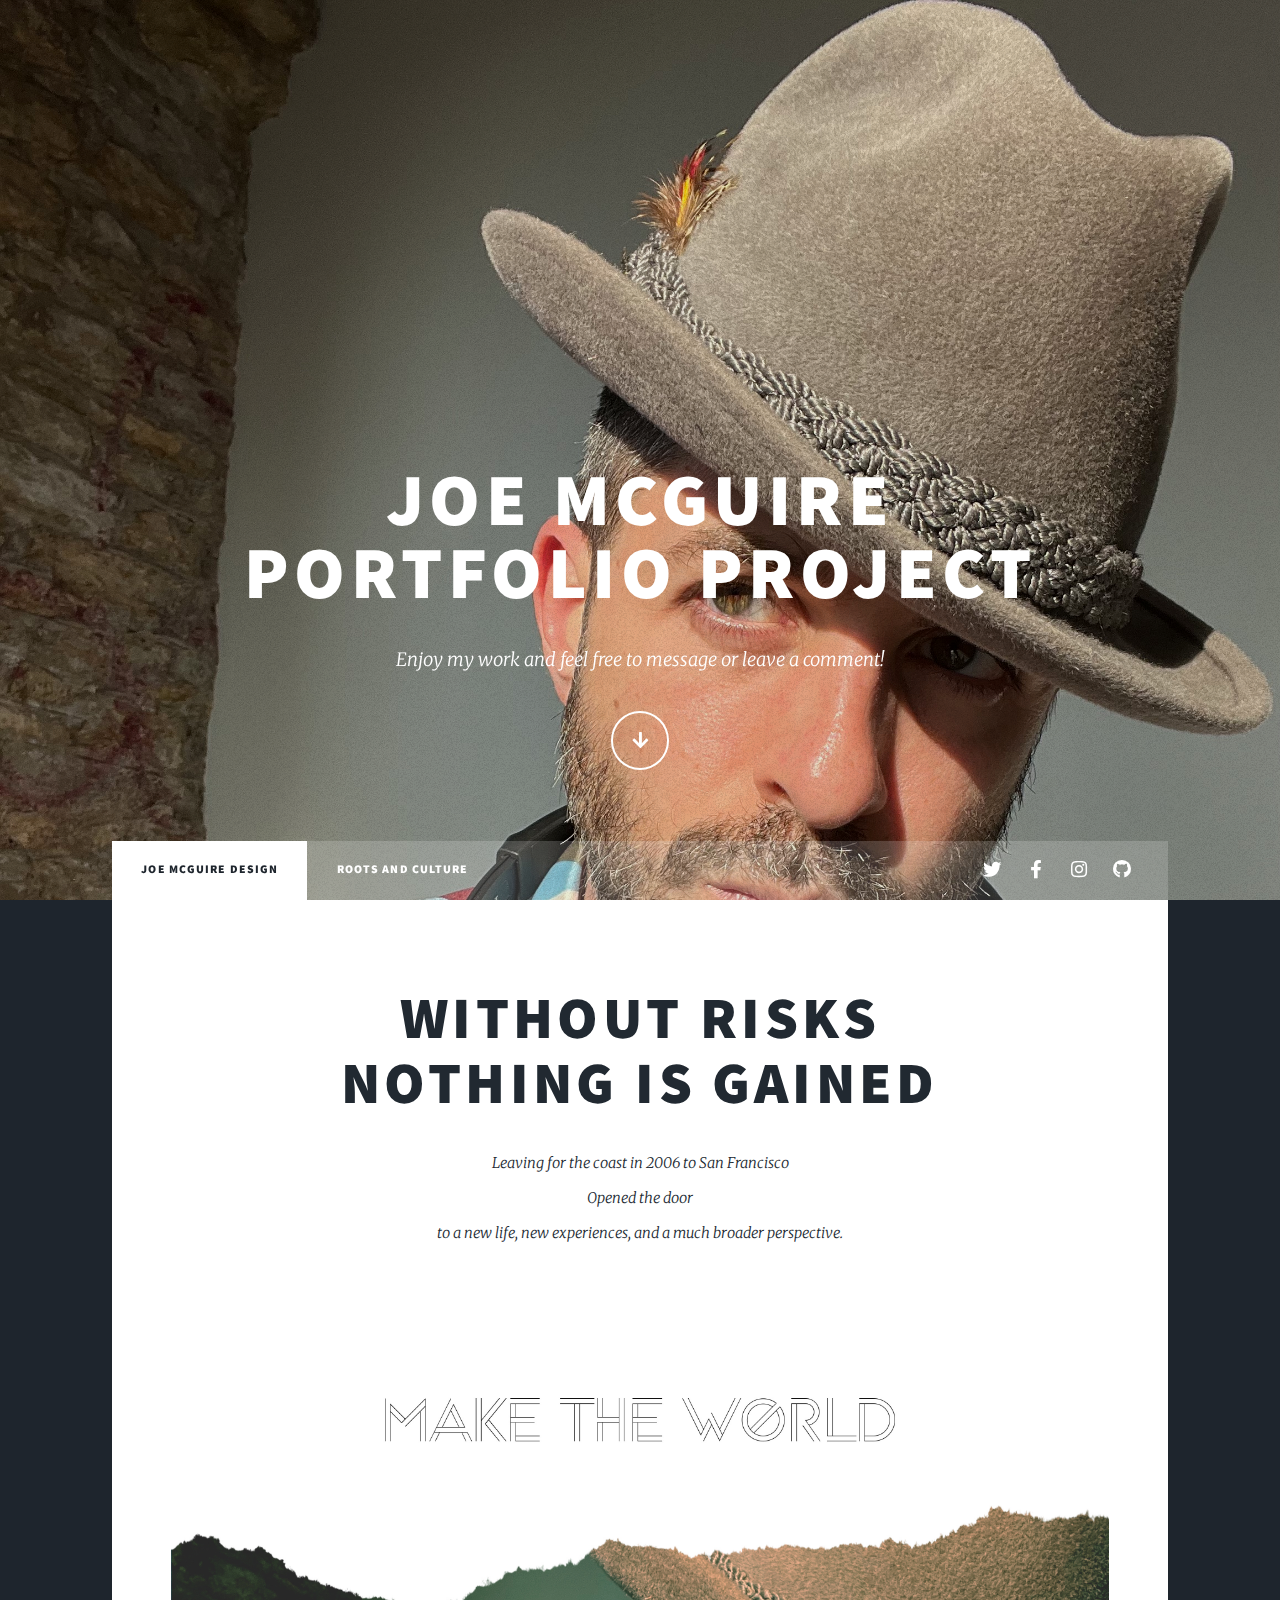
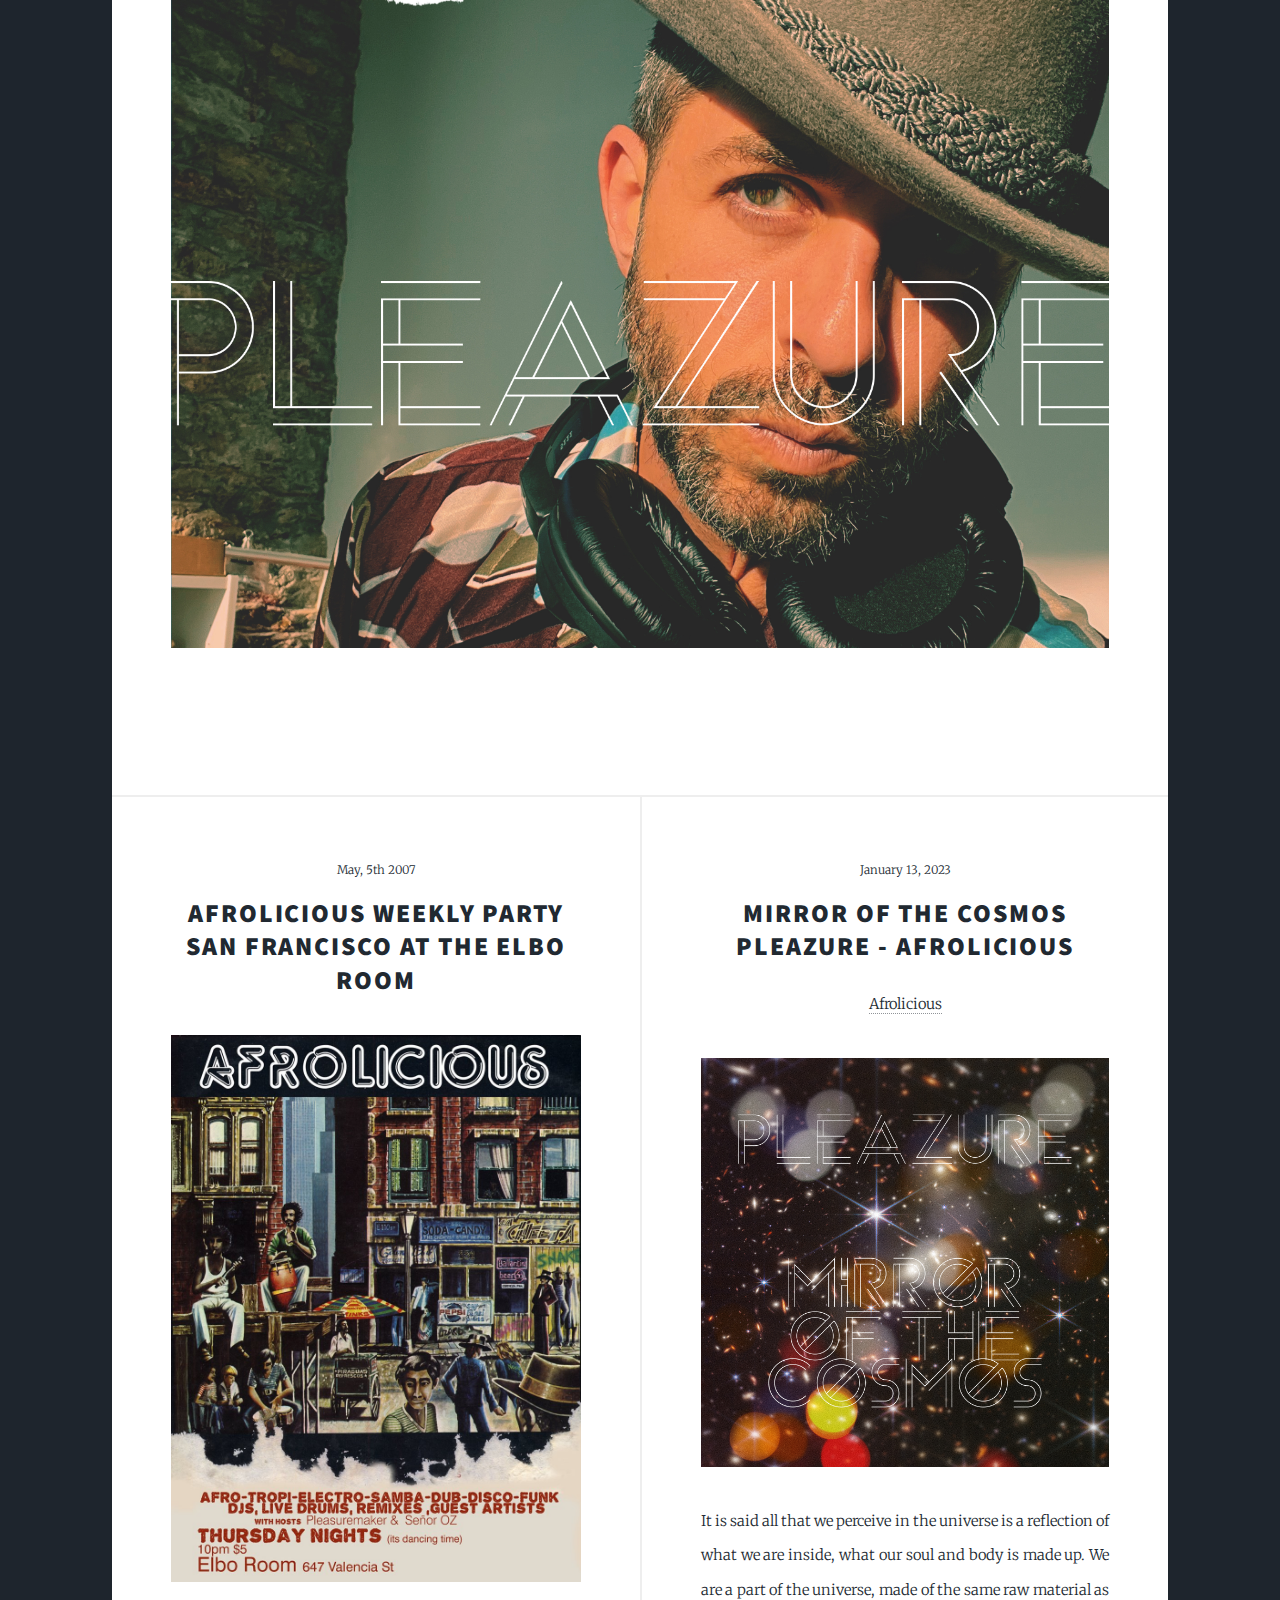
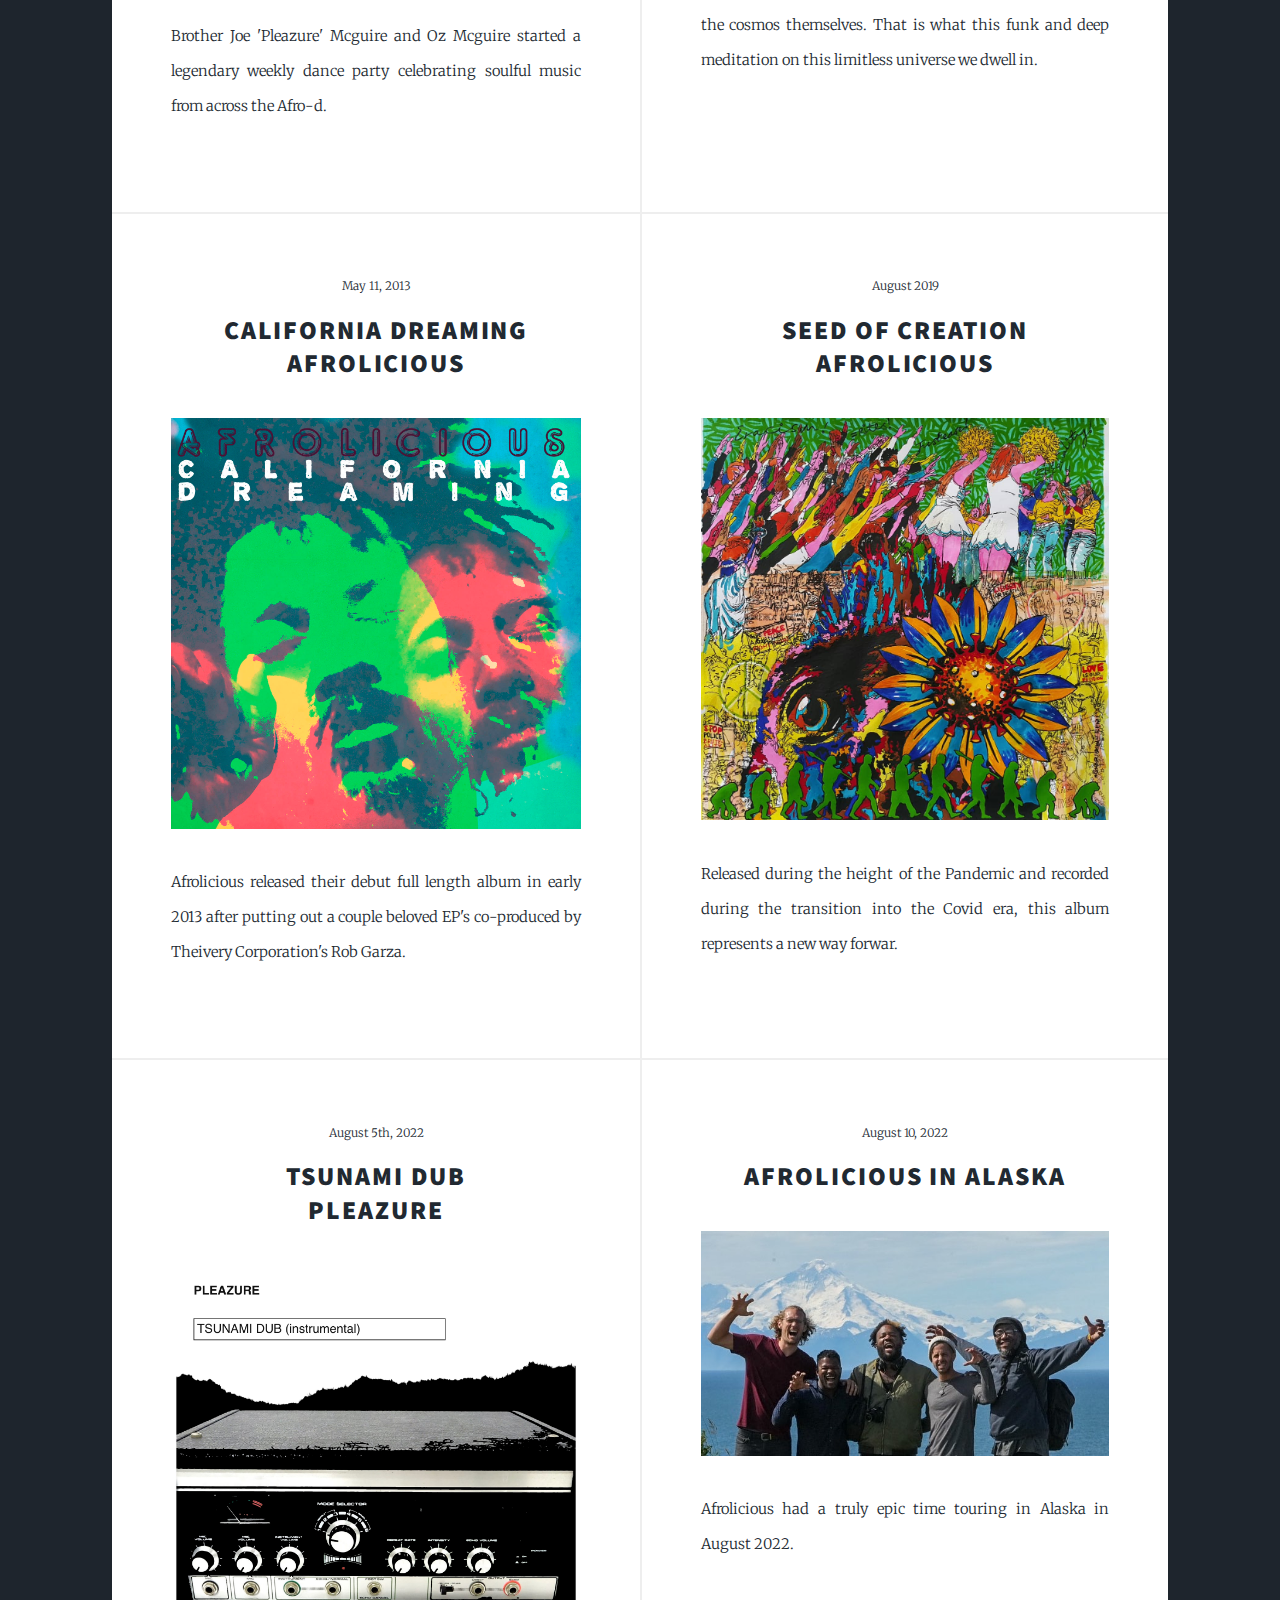
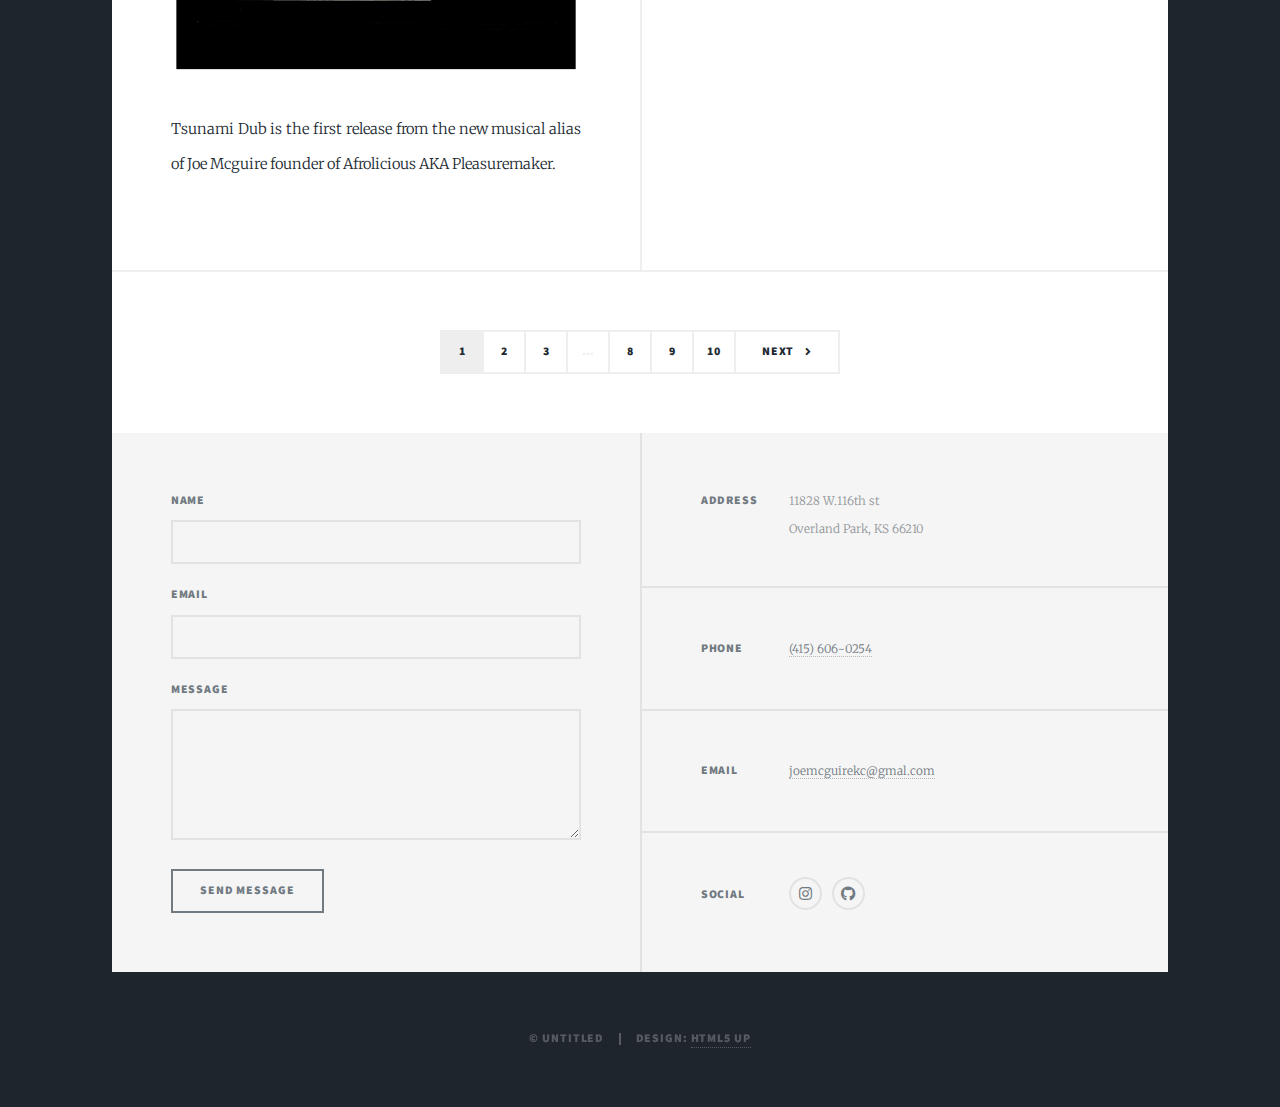
<file: index.html>
<!DOCTYPE HTML>
<!--
	Massively by HTML5 UP
	html5up.net | @ajlkn
	Free for personal and commercial use under the CCA 3.0 license (html5up.net/license)
-->
<html>
	<head>
		<title>Joe Mcguire</title>
		<meta charset="utf-8" />
		<meta name="viewport" content="width=device-width, initial-scale=1, user-scalable=no" />
		<link rel="stylesheet" href="assets/css/main.css" />
		<noscript><link rel="stylesheet" href="assets/css/noscript.css" /></noscript>
	</head>
	<body class="is-preload">

		<!-- Wrapper -->
			<div id="wrapper" class="fade-in">

				<!-- Intro -->
					<div id="intro">
						<h1>Joe Mcguire<br />
						Portfolio Project</h1>
						<p>Enjoy my work and feel free to message or leave a comment!</p>
						<ul class="actions">
							<li><a href="#header" class="button icon solid solo fa-arrow-down scrolly">Continue</a></li>
						</ul>
					</div>

				<!-- Header -->
					<header id="header">
						<a href="https://www.afroliciousmusic.com/" class="logo">Afrolicious</a>
					</header>

				<!-- Nav -->
					<nav id="nav">
						<ul class="links">
							<li class="active"><a href="index.html">Joe Mcguire Design</a></li>
							<li><a href="rootsandculture.html">Roots and Culture</a></li>
							<!-- <li><a href="elements.html">Elements Reference</a></li> -->
						</ul>
						<ul class="icons">
							<li><a href="#" class="icon brands fa-twitter"><span class="label">Twitter</span></a></li>
							<li><a href="#" class="icon brands fa-facebook-f"><span class="label">Facebook</span></a></li>
							<li><a href="#" class="icon brands fa-instagram"><span class="label">Instagram</span></a></li>
							<li><a href="#" class="icon brands fa-github"><span class="label">GitHub</span></a></li>
						</ul>
					</nav>

				<!-- Main -->
					<div id="main">

						<!-- Featured Post -->
							<article class="post featured">
								<header class="major">
									<!-- <span class="date">April 25, 2017</span> -->
									<h2><a href="#">Without risks<br />
									Nothing is gained</a></h2>
									<p>Leaving for the coast in 2006 to San Francisco<br />
									Opened the door<br />
									to a new life, new experiences, and a much broader perspective.</p>
								</header>
								<a href="#" class="image main"><img src="images/maketheworld.jpeg" alt="make the world album art" /></a>
								<ul class="actions special">
									<!-- <li><a href="#" class="button large">Full Story</a></li> -->
								</ul>
							</article>

						<!-- Posts -->
							<section class="posts">
								<article>
									<header>
										<span class="date">May, 5th 2007</span>
										<h2><a href="#">Afrolicious weekly party<br />
											San Francisco at the Elbo Room</a></h2>
									</header>
									<a href="#" class="image fit"><img src="images/afro-og-flyer.jpg" alt="" /></a>
									<p>Brother Joe 'Pleazure' Mcguire and Oz Mcguire started a legendary weekly dance party celebrating soulful music from across the Afro-d.</p>
									<ul class="actions special">
										<!-- <li><a href="#" class="button">Full Story</a></li> -->
									</ul>
								</article>
								<article>
									<header>
										<span class="date">January 13, 2023</span>
										<h2><a href="#">Mirror of the Cosmos<br />
										Pleazure - Afrolicious</a></h2>
										<a href="https://open.spotify.com/album/00dJuratgDLiK6mtY01NNv?si=zCr0Ws8ISpy9V_RbbB8YFA" class="logo">Afrolicious</a>
									</header>
									<a href="#" class="image fit"><img src="images/mirror_cosmos.jpeg" alt="" /></a>
									<p>It is said all that we perceive in the universe is a reflection of what we are inside, what
										our soul and body is made up. We are a part of the universe, made of the same raw
										material as the cosmos themselves. That is what this funk and deep meditation on this
										limitless universe we dwell in.</p>
									<ul class="actions special">
										<!-- <li><a href="#" class="button">Full Story</a></li> -->
									</ul>
								</article>
								<article>
									<header>
										<span class="date">May 11, 2013</span>
										<h2><a href="#">California Dreaming<br />
										Afrolicious</a></h2>
									</header>
									<a href="#" class="image fit"><img src="images/calidreaming_afro.jpeg" alt="" /></a>
									<p>Afrolicious released their debut full length album in early 2013 after putting out a couple beloved EP's co-produced by Theivery Corporation's Rob Garza.</p>
									<ul class="actions special">
										<!-- <li><a href="#" class="button">Full Story</a></li> -->
									</ul>
								</article>
								<article>
									<header>
										<span class="date">August 2019</span>
										<h2><a href="#">Seed of Creation<br />
										Afrolicious</a></h2>
									</header>
									<a href="#" class="image fit"><img src="images/seed_of_creation.jpeg" alt="" /></a>
									<p>Released during the height of the Pandemic and recorded during the transition into the Covid era, this album represents a new way forwar.</p>
									<ul class="actions special">
										<!-- <li><a href="#" class="button">Full Story</a></li> -->
									</ul>
								</article>
								<article>
									<header>
										<span class="date">August 5th, 2022</span>
										<h2><a href="https://open.spotify.com/album/2SOayq9aRIzw6JxQZl0IkZ?si=Mp-SbnQ1TlWGJoNLV88pGA">Tsunami Dub<br />
										Pleazure</a></h2>
									</header>
									<a href="https://open.spotify.com/album/2SOayq9aRIzw6JxQZl0IkZ?si=Mp-SbnQ1TlWGJoNLV88pGA" class="image fit"><img src="images/tsunamidub.jpeg" alt="" /></a>
									<p>Tsunami Dub is the first release from the new musical alias of Joe Mcguire founder of Afrolicious AKA Pleasuremaker.</p>
									<ul class="actions special">
										<!-- <li><a href="#" class="button">Full Story</a></li> -->
									</ul>
								</article>
								<article>
									<header>
										<span class="date">August 10, 2022</span>
										<h2><a href="#">Afrolicious in Alaska <br />
										</a></h2>
									</header>
									<a href="#" class="image fit"><img src="images/afro_alaska.jpg" alt="" /></a>
									<p>Afrolicious had a truly epic time touring in Alaska in August 2022.</p>
									<ul class="actions special">
										<!-- <li><a href="#" class="button">Full Story</a></li> -->
									</ul>
								</article>
							</section>

						<!-- Footer -->
							<footer>
								<div class="pagination">
									<!--<a href="#" class="previous">Prev</a>-->
									<a href="#" class="page active">1</a>
									<a href="index2.html" class="page">2</a>
									<a href="#" class="page">3</a>
									<span class="extra">&hellip;</span>
									<a href="#" class="page">8</a>
									<a href="#" class="page">9</a>
									<a href="#" class="page">10</a>
									<a href="#" class="next">Next</a>
								</div>
							</footer>

					</div>

				<!-- Footer -->
					<footer id="footer">
						<section>
							<form method="post" action="#">
								<div class="fields">
									<div class="field">
										<label for="name">Name</label>
										<input type="text" name="name" id="name" />
									</div>
									<div class="field">
										<label for="email">Email</label>
										<input type="text" name="email" id="email" />
									</div>
									<div class="field">
										<label for="message">Message</label>
										<textarea name="message" id="message" rows="3"></textarea>
									</div>
								</div>
								<ul class="actions">
									<li><input type="submit" value="Send Message" /></li>
								</ul>
							</form>
						</section>
						<section class="split contact">
							<section class="alt">
								<h3>Address</h3>
								<p>11828 W.116th st <br />
									Overland Park, KS 66210</p>
							</section>
							<section>
								<h3>Phone</h3>
								<p><a href="#">(415) 606-0254</a></p>
							</section>
							<section>
								<h3>Email</h3>
								<p><a href="#">joemcguirekc@gmal.com</a></p>
							</section>
							<section>
								<h3>Social</h3>
								<ul class="icons alt">
									<!-- <li><a href="#" class="icon brands alt fa-twitter"><span class="label">Twitter</span></a></li>
									<li><a href="#" class="icon brands alt fa-facebook-f"><span class="label">Facebook</span></a></li> -->
									<li><a href="https://www.instagram.com/joe_mcguire_music/" class="icon brands alt fa-instagram"><span class="label">Instagram</span></a></li>
									<li><a href="https://github.com/joewaltermcguire" class="icon brands alt fa-github"><span class="label">GitHub</span></a></li>
								</ul>
							</section>
						</section>
					</footer>

				<!-- Copyright -->
					<div id="copyright">
						<ul><li>&copy; Untitled</li><li>Design: <a href="https://html5up.net">HTML5 UP</a></li></ul>
					</div>

			</div>

		<!-- Scripts -->
			<script src="assets/js/jquery.min.js"></script>
			<script src="assets/js/jquery.scrollex.min.js"></script>
			<script src="assets/js/jquery.scrolly.min.js"></script>
			<script src="assets/js/browser.min.js"></script>
			<script src="assets/js/breakpoints.min.js"></script>
			<script src="assets/js/util.js"></script>
			<script src="assets/js/main.js"></script>

	</body>
</html>
</file>
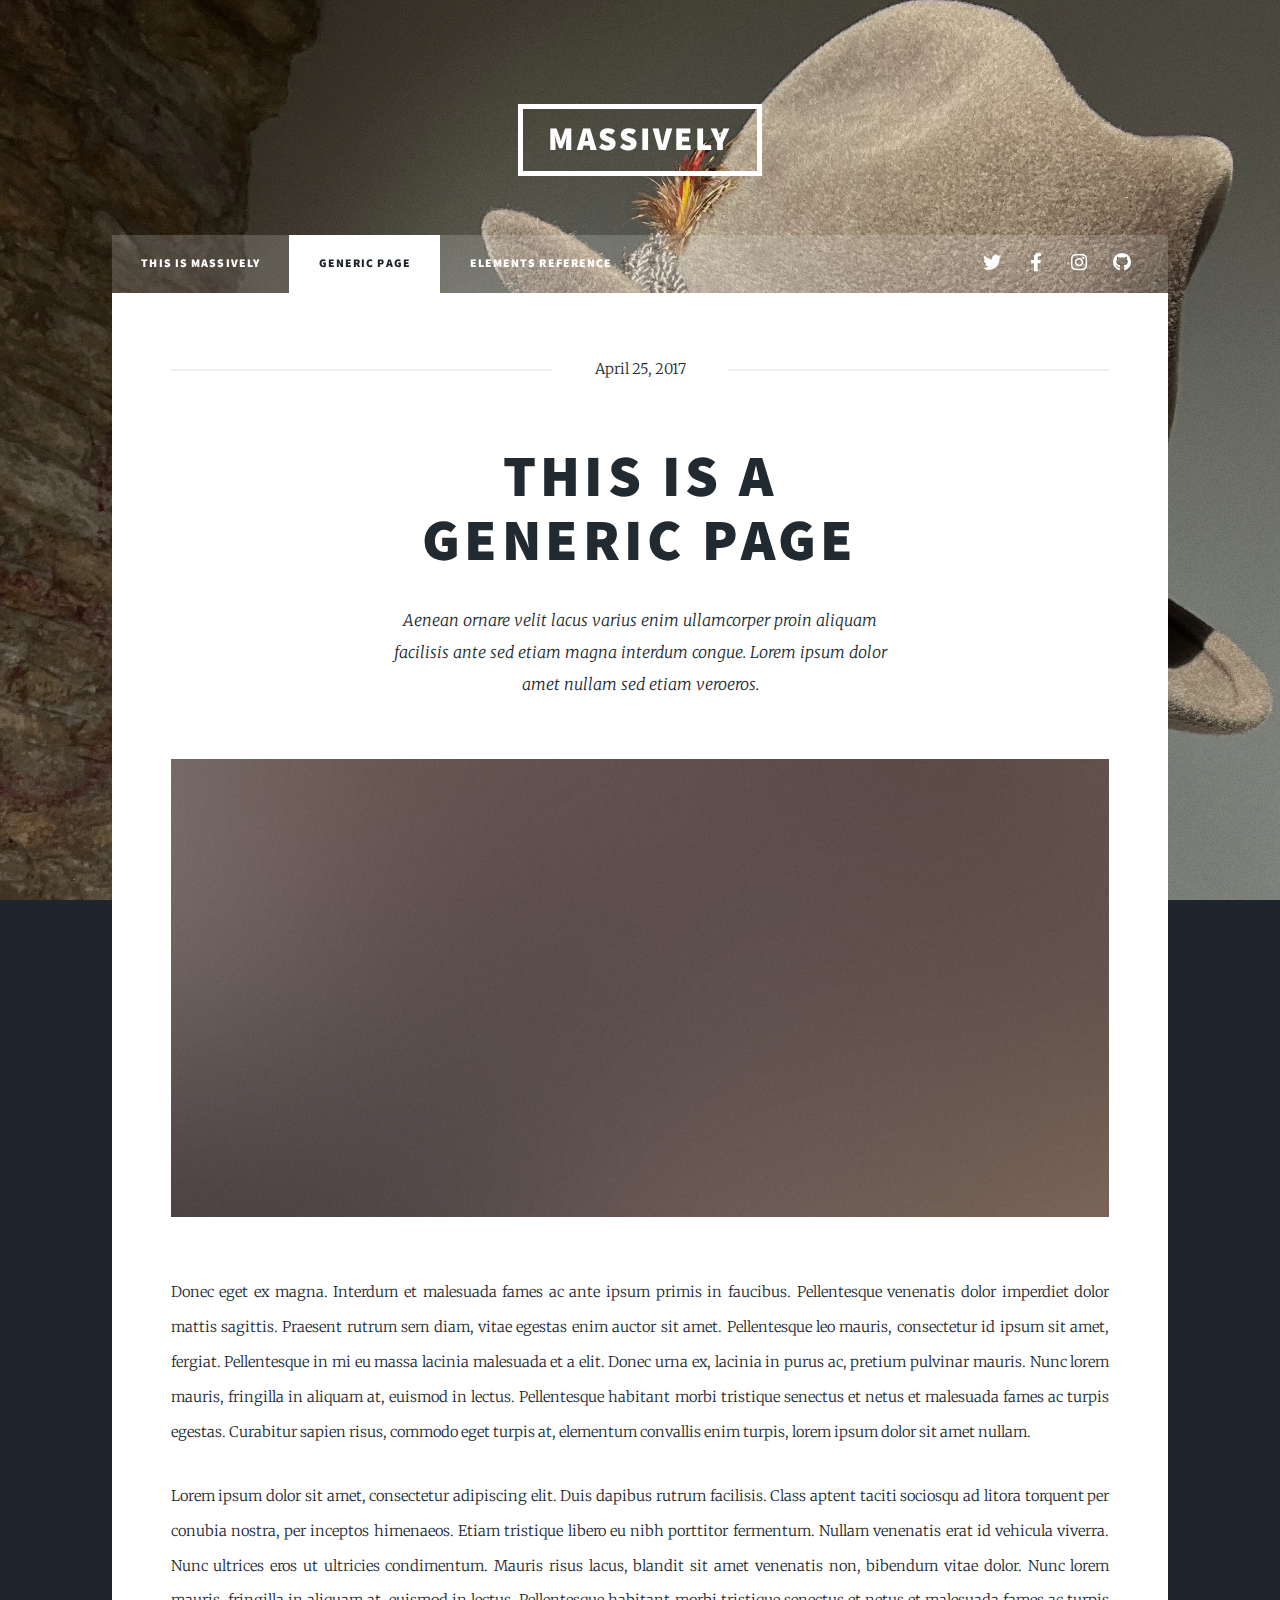
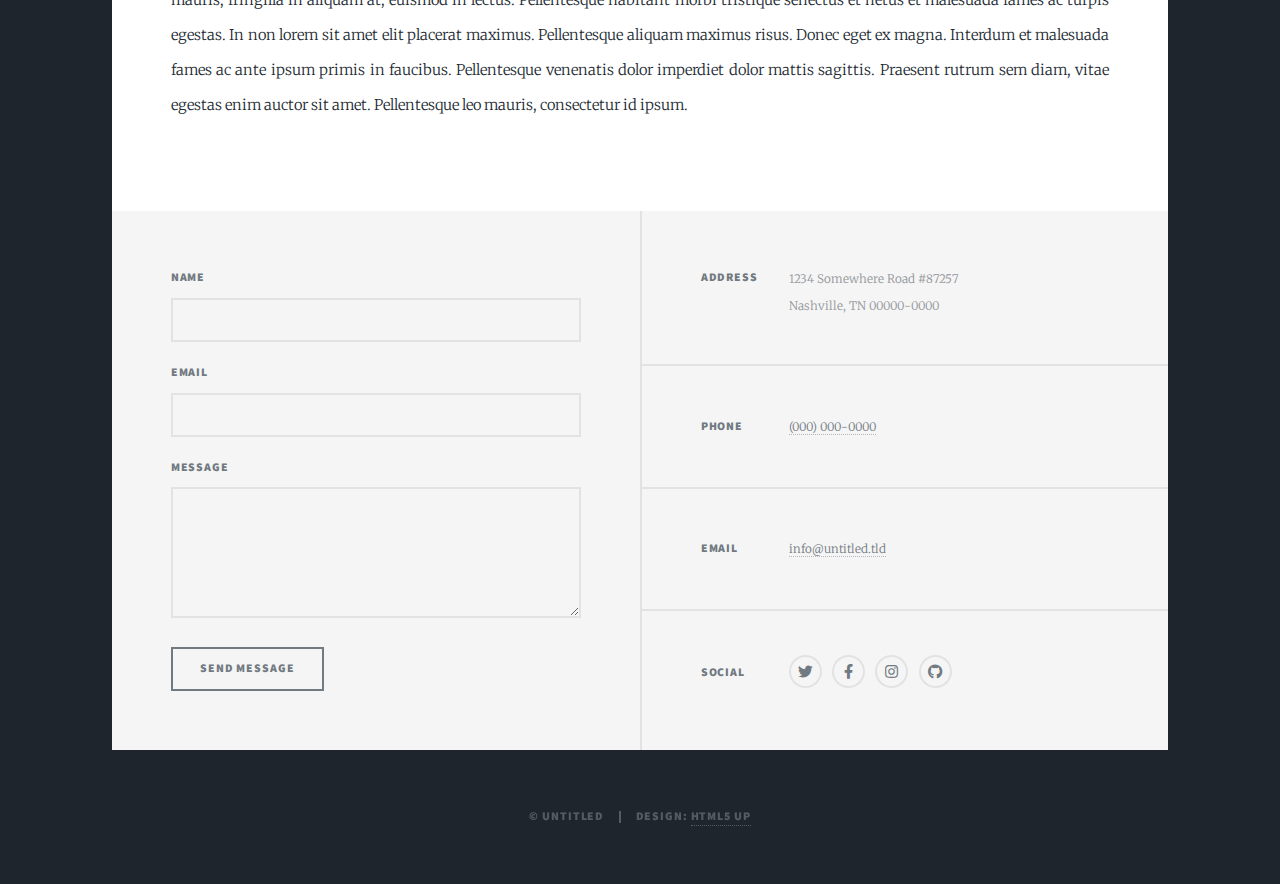
<file: generic.html>
<!DOCTYPE HTML>
<!--
	Massively by HTML5 UP
	html5up.net | @ajlkn
	Free for personal and commercial use under the CCA 3.0 license (html5up.net/license)
-->
<html>
	<head>
		<title>Generic Page - Massively by HTML5 UP</title>
		<meta charset="utf-8" />
		<meta name="viewport" content="width=device-width, initial-scale=1, user-scalable=no" />
		<link rel="stylesheet" href="assets/css/main.css" />
		<noscript><link rel="stylesheet" href="assets/css/noscript.css" /></noscript>
	</head>
	<body class="is-preload">

		<!-- Wrapper -->
			<div id="wrapper">

				<!-- Header -->
					<header id="header">
						<a href="index.html" class="logo">Massively</a>
					</header>

				<!-- Nav -->
					<nav id="nav">
						<ul class="links">
							<li><a href="index.html">This is Massively</a></li>
							<li class="active"><a href="generic.html">Generic Page</a></li>
							<li><a href="elements.html">Elements Reference</a></li>
						</ul>
						<ul class="icons">
							<li><a href="#" class="icon brands fa-twitter"><span class="label">Twitter</span></a></li>
							<li><a href="#" class="icon brands fa-facebook-f"><span class="label">Facebook</span></a></li>
							<li><a href="#" class="icon brands fa-instagram"><span class="label">Instagram</span></a></li>
							<li><a href="#" class="icon brands fa-github"><span class="label">GitHub</span></a></li>
						</ul>
					</nav>

				<!-- Main -->
					<div id="main">

						<!-- Post -->
							<section class="post">
								<header class="major">
									<span class="date">April 25, 2017</span>
									<h1>This is a<br />
									Generic Page</h1>
									<p>Aenean ornare velit lacus varius enim ullamcorper proin aliquam<br />
									facilisis ante sed etiam magna interdum congue. Lorem ipsum dolor<br />
									amet nullam sed etiam veroeros.</p>
								</header>
								<div class="image main"><img src="images/pic01.jpg" alt="" /></div>
								<p>Donec eget ex magna. Interdum et malesuada fames ac ante ipsum primis in faucibus. Pellentesque venenatis dolor imperdiet dolor mattis sagittis. Praesent rutrum sem diam, vitae egestas enim auctor sit amet. Pellentesque leo mauris, consectetur id ipsum sit amet, fergiat. Pellentesque in mi eu massa lacinia malesuada et a elit. Donec urna ex, lacinia in purus ac, pretium pulvinar mauris. Nunc lorem mauris, fringilla in aliquam at, euismod in lectus. Pellentesque habitant morbi tristique senectus et netus et malesuada fames ac turpis egestas. Curabitur sapien risus, commodo eget turpis at, elementum convallis enim turpis, lorem ipsum dolor sit amet nullam.</p>
								<p>Lorem ipsum dolor sit amet, consectetur adipiscing elit. Duis dapibus rutrum facilisis. Class aptent taciti sociosqu ad litora torquent per conubia nostra, per inceptos himenaeos. Etiam tristique libero eu nibh porttitor fermentum. Nullam venenatis erat id vehicula viverra. Nunc ultrices eros ut ultricies condimentum. Mauris risus lacus, blandit sit amet venenatis non, bibendum vitae dolor. Nunc lorem mauris, fringilla in aliquam at, euismod in lectus. Pellentesque habitant morbi tristique senectus et netus et malesuada fames ac turpis egestas. In non lorem sit amet elit placerat maximus. Pellentesque aliquam maximus risus. Donec eget ex magna. Interdum et malesuada fames ac ante ipsum primis in faucibus. Pellentesque venenatis dolor imperdiet dolor mattis sagittis. Praesent rutrum sem diam, vitae egestas enim auctor sit amet. Pellentesque leo mauris, consectetur id ipsum.</p>
							</section>

					</div>

				<!-- Footer -->
					<footer id="footer">
						<section>
							<form method="post" action="#">
								<div class="fields">
									<div class="field">
										<label for="name">Name</label>
										<input type="text" name="name" id="name" />
									</div>
									<div class="field">
										<label for="email">Email</label>
										<input type="text" name="email" id="email" />
									</div>
									<div class="field">
										<label for="message">Message</label>
										<textarea name="message" id="message" rows="3"></textarea>
									</div>
								</div>
								<ul class="actions">
									<li><input type="submit" value="Send Message" /></li>
								</ul>
							</form>
						</section>
						<section class="split contact">
							<section class="alt">
								<h3>Address</h3>
								<p>1234 Somewhere Road #87257<br />
								Nashville, TN 00000-0000</p>
							</section>
							<section>
								<h3>Phone</h3>
								<p><a href="#">(000) 000-0000</a></p>
							</section>
							<section>
								<h3>Email</h3>
								<p><a href="#">info@untitled.tld</a></p>
							</section>
							<section>
								<h3>Social</h3>
								<ul class="icons alt">
									<li><a href="#" class="icon brands alt fa-twitter"><span class="label">Twitter</span></a></li>
									<li><a href="#" class="icon brands alt fa-facebook-f"><span class="label">Facebook</span></a></li>
									<li><a href="#" class="icon brands alt fa-instagram"><span class="label">Instagram</span></a></li>
									<li><a href="#" class="icon brands alt fa-github"><span class="label">GitHub</span></a></li>
								</ul>
							</section>
						</section>
					</footer>

				<!-- Copyright -->
					<div id="copyright">
						<ul><li>&copy; Untitled</li><li>Design: <a href="https://html5up.net">HTML5 UP</a></li></ul>
					</div>

			</div>

		<!-- Scripts -->
			<script src="assets/js/jquery.min.js"></script>
			<script src="assets/js/jquery.scrollex.min.js"></script>
			<script src="assets/js/jquery.scrolly.min.js"></script>
			<script src="assets/js/browser.min.js"></script>
			<script src="assets/js/breakpoints.min.js"></script>
			<script src="assets/js/util.js"></script>
			<script src="assets/js/main.js"></script>

	</body>
</html>
</file>
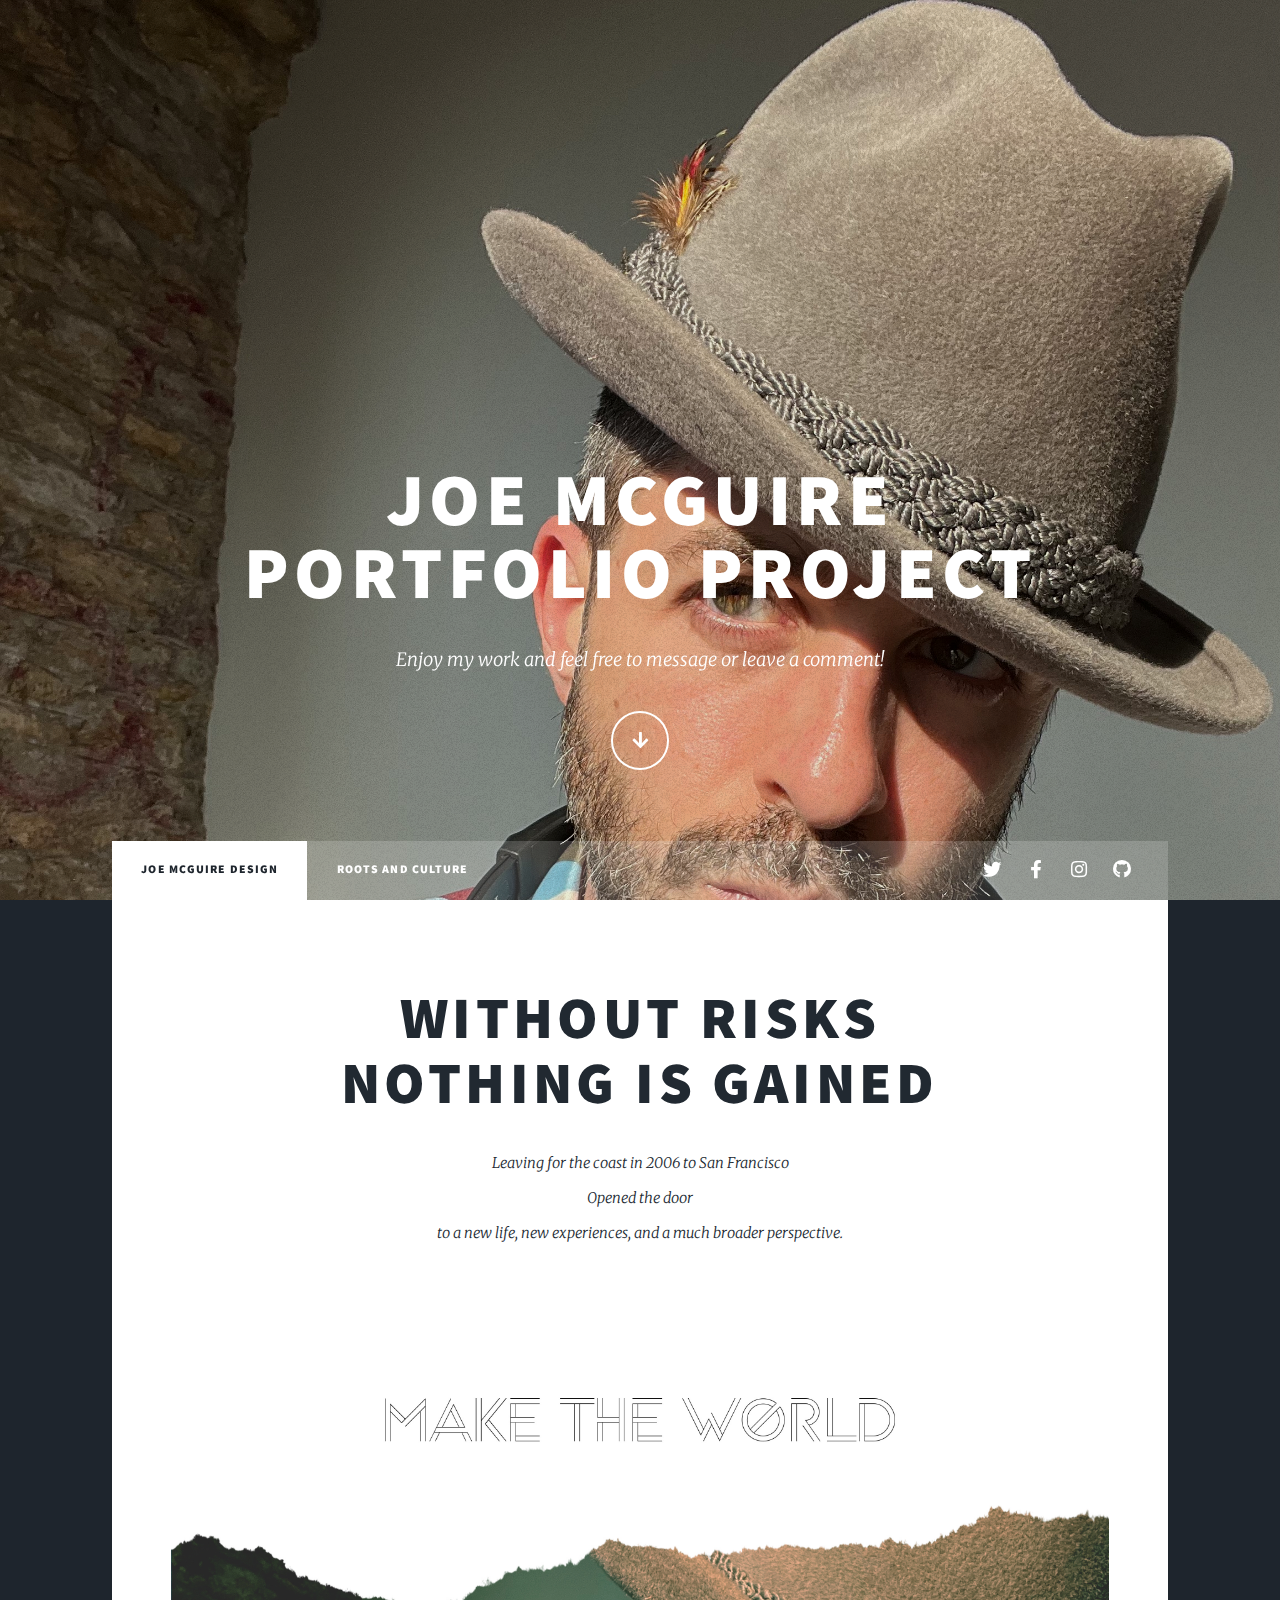
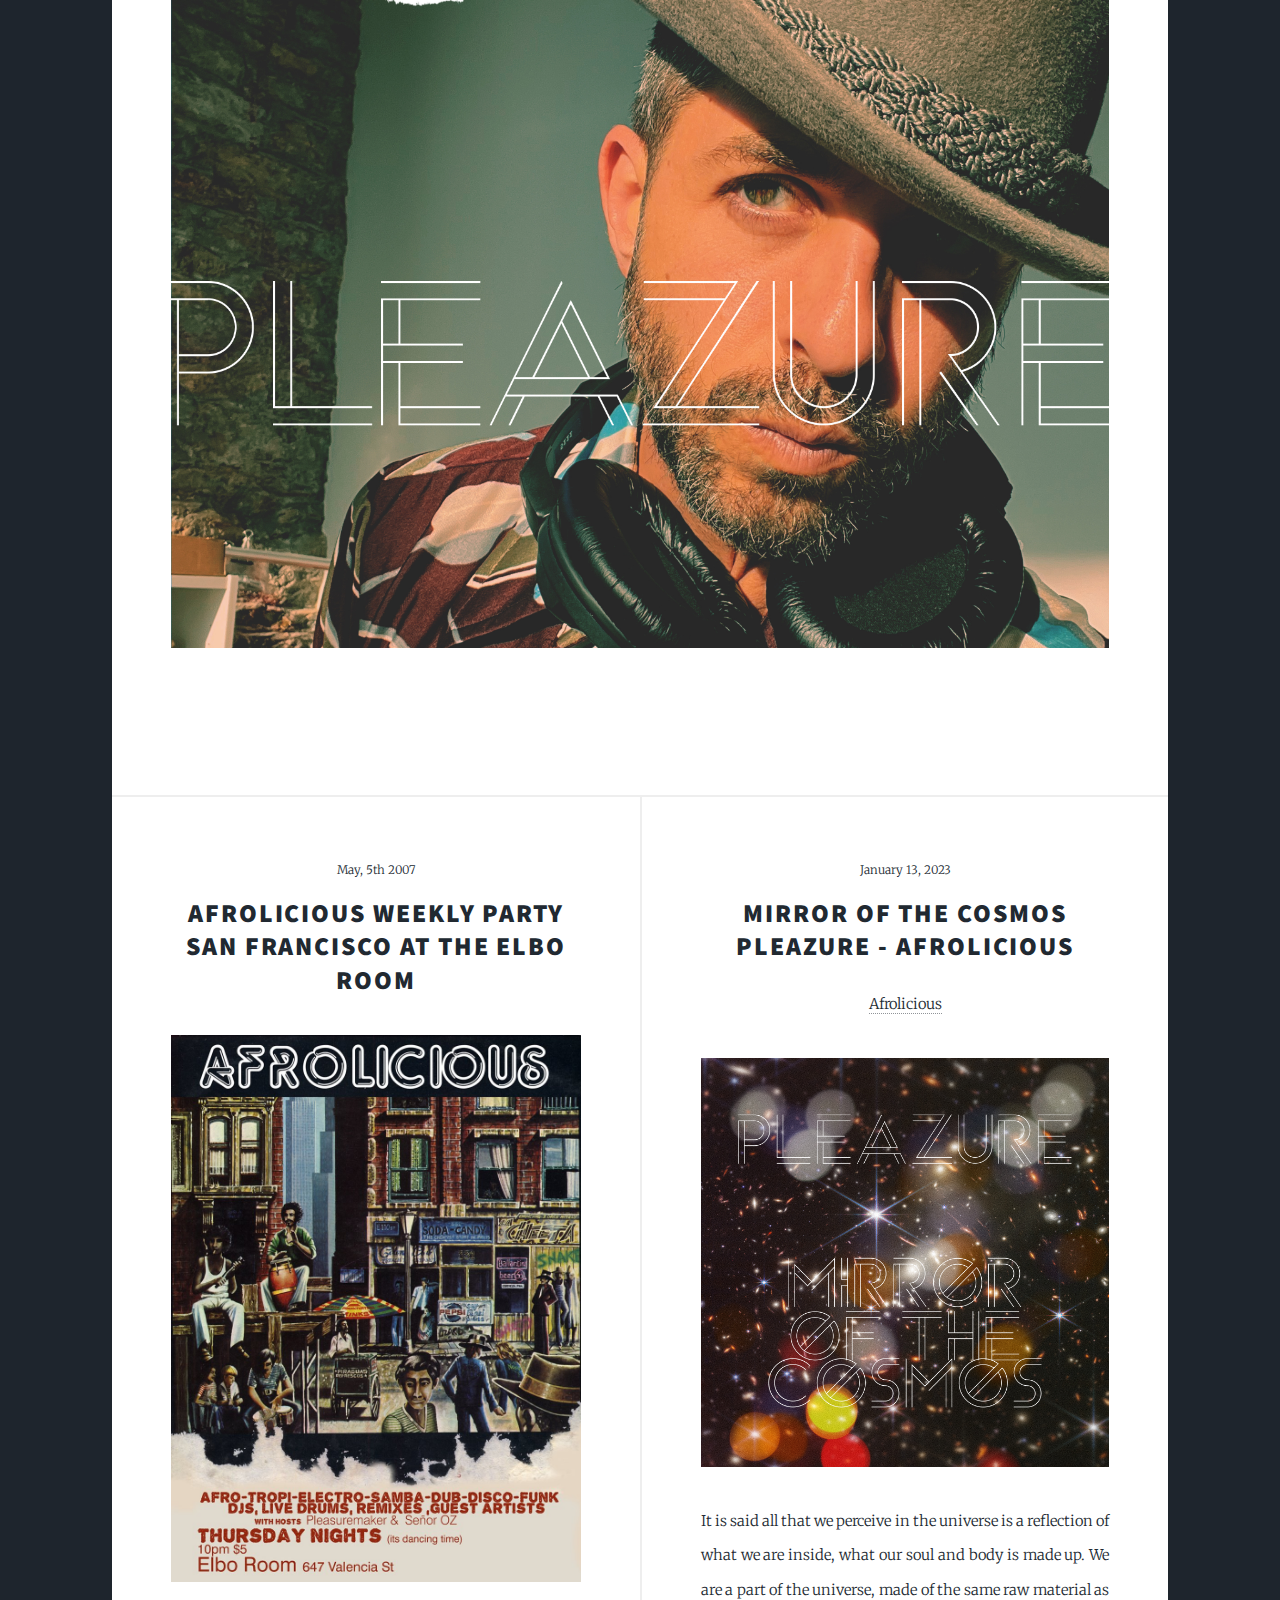
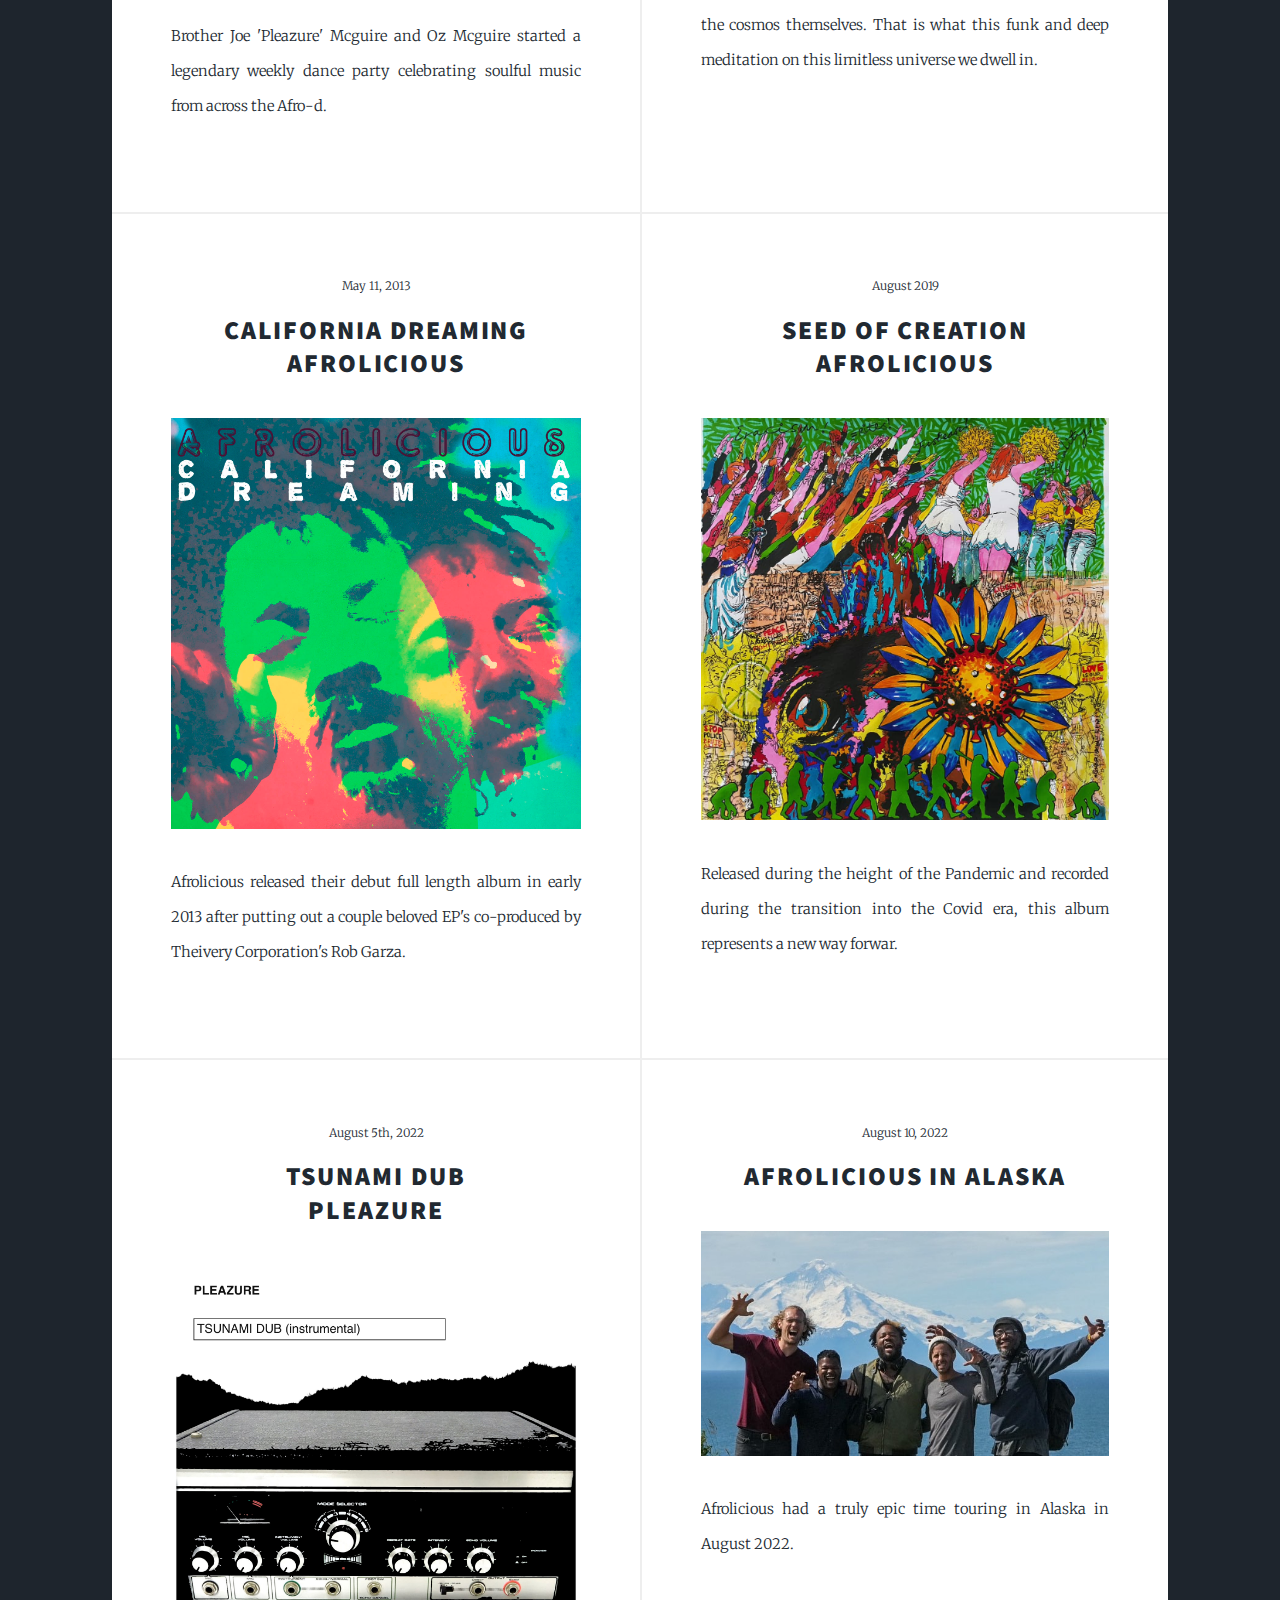
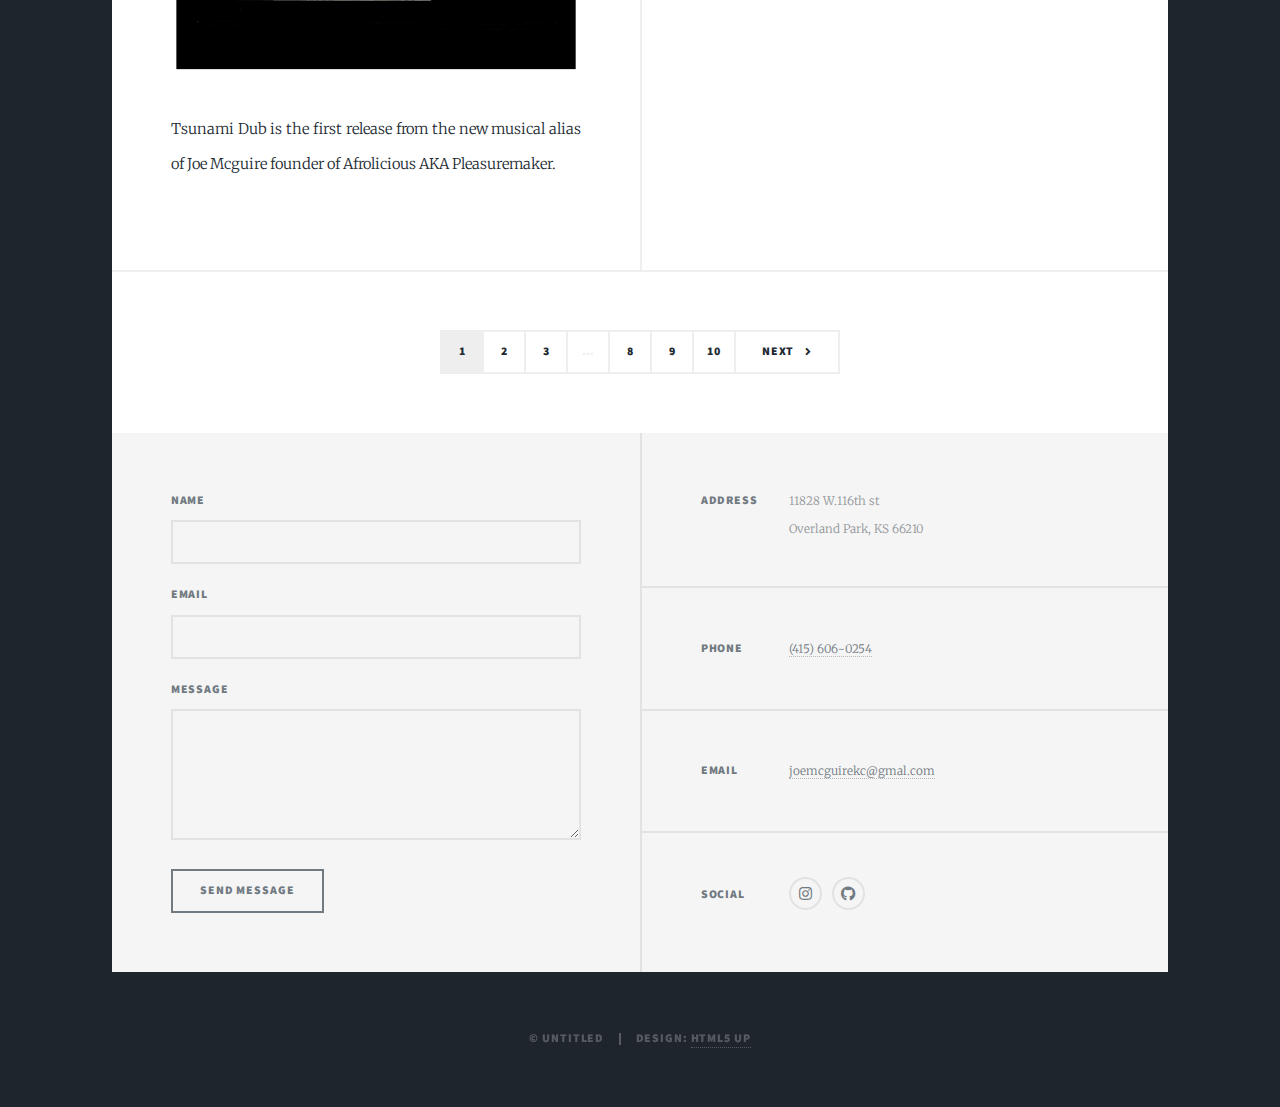
<file: index2.html>
<!DOCTYPE HTML>
<!--
	Massively by HTML5 UP
	html5up.net | @ajlkn
	Free for personal and commercial use under the CCA 3.0 license (html5up.net/license)
-->
<html>
	<head>
		<title>Massively by HTML5 UP</title>
		<meta charset="utf-8" />
		<meta name="viewport" content="width=device-width, initial-scale=1, user-scalable=no" />
		<link rel="stylesheet" href="assets/css/main.css" />
		<noscript><link rel="stylesheet" href="assets/css/noscript.css" /></noscript>
	</head>
	<body class="is-preload">

		<!-- Wrapper -->
			<div id="wrapper" class="fade-in">

				<!-- Intro -->
					<div id="intro">
						<h1>Joe Mcguire<br />
						Portfolio Project</h1>
						<p>Enjoy my work and feel free to message or leave a comment!</p>
						<ul class="actions">
							<li><a href="#header" class="button icon solid solo fa-arrow-down scrolly">Continue</a></li>
						</ul>
					</div>

				<!-- Header -->
					<header id="header">
						<a href="https://www.afroliciousmusic.com/" class="logo">Afrolicious</a>
					</header>

				<!-- Nav -->
					<nav id="nav">
						<ul class="links">
							<li class="active"><a href="index.html">Joe Mcguire Design</a></li>
							<li><a href="rootsandculture.html">Roots and Culture</a></li>
							<!-- <li><a href="elements.html">Elements Reference</a></li> -->
						</ul>
						<ul class="icons">
							<li><a href="#" class="icon brands fa-twitter"><span class="label">Twitter</span></a></li>
							<li><a href="#" class="icon brands fa-facebook-f"><span class="label">Facebook</span></a></li>
							<li><a href="#" class="icon brands fa-instagram"><span class="label">Instagram</span></a></li>
							<li><a href="#" class="icon brands fa-github"><span class="label">GitHub</span></a></li>
						</ul>
					</nav>

				<!-- Main -->
					<div id="main">

						<!-- Featured Post -->
							<article class="post featured">
								<header class="major">
									<!-- <span class="date">April 25, 2017</span> -->
									<h2><a href="#">Without risks<br />
									Nothing is gained</a></h2>
									<p>Leaving for the coast in 2006 to San Francisco<br />
									Opened the door<br />
									to a new life, new experiences, and a much broader perspective.</p>
								</header>
								<a href="#" class="image main"><img src="images/maketheworld.jpeg" alt="make the world album art" /></a>
								<ul class="actions special">
									<!-- <li><a href="#" class="button large">Full Story</a></li> -->
								</ul>
							</article>

						<!-- Posts -->
							<section class="posts">
								<article>
									<header>
										<span class="date">May, 5th 2007</span>
										<h2><a href="#">Afrolicious weekly party<br />
											San Francisco at the Elbo Room</a></h2>
									</header>
									<a href="#" class="image fit"><img src="images/afro-og-flyer.jpg" alt="" /></a>
									<p>Brother Joe 'Pleazure' Mcguire and Oz Mcguire started a legendary weekly dance party celebrating soulful music from across the Afro-d.</p>
									<ul class="actions special">
										<!-- <li><a href="#" class="button">Full Story</a></li> -->
									</ul>
								</article>
								<article>
									<header>
										<span class="date">January 13, 2023</span>
										<h2><a href="#">Mirror of the Cosmos<br />
										Pleazure - Afrolicious</a></h2>
										<a href="https://open.spotify.com/album/00dJuratgDLiK6mtY01NNv?si=zCr0Ws8ISpy9V_RbbB8YFA" class="logo">Afrolicious</a>
									</header>
									<a href="#" class="image fit"><img src="images/mirror_cosmos.jpeg" alt="" /></a>
									<p>It is said all that we perceive in the universe is a reflection of what we are inside, what
										our soul and body is made up. We are a part of the universe, made of the same raw
										material as the cosmos themselves. That is what this funk and deep meditation on this
										limitless universe we dwell in.</p>
									<ul class="actions special">
										<!-- <li><a href="#" class="button">Full Story</a></li> -->
									</ul>
								</article>
								<article>
									<header>
										<span class="date">May 11, 2013</span>
										<h2><a href="#">California Dreaming<br />
										Afrolicious</a></h2>
									</header>
									<a href="#" class="image fit"><img src="images/calidreaming_afro.jpeg" alt="" /></a>
									<p>Afrolicious released their debut full length album in early 2013 after putting out a couple beloved EP's co-produced by Theivery Corporation's Rob Garza.</p>
									<ul class="actions special">
										<!-- <li><a href="#" class="button">Full Story</a></li> -->
									</ul>
								</article>
								<article>
									<header>
										<span class="date">August 2019</span>
										<h2><a href="#">Seed of Creation<br />
										Afrolicious</a></h2>
									</header>
									<a href="#" class="image fit"><img src="images/seed_of_creation.jpeg" alt="" /></a>
									<p>Released during the height of the Pandemic and recorded during the transition into the Covid era, this album represents a new way forwar.</p>
									<ul class="actions special">
										<!-- <li><a href="#" class="button">Full Story</a></li> -->
									</ul>
								</article>
								<article>
									<header>
										<span class="date">August 5th, 2022</span>
										<h2><a href="https://open.spotify.com/album/2SOayq9aRIzw6JxQZl0IkZ?si=Mp-SbnQ1TlWGJoNLV88pGA">Tsunami Dub<br />
										Pleazure</a></h2>
									</header>
									<a href="https://open.spotify.com/album/2SOayq9aRIzw6JxQZl0IkZ?si=Mp-SbnQ1TlWGJoNLV88pGA" class="image fit"><img src="images/tsunamidub.jpeg" alt="" /></a>
									<p>Tsunami Dub is the first release from the new musical alias of Joe Mcguire founder of Afrolicious AKA Pleasuremaker.</p>
									<ul class="actions special">
										<!-- <li><a href="#" class="button">Full Story</a></li> -->
									</ul>
								</article>
								<article>
									<header>
										<span class="date">August 10, 2022</span>
										<h2><a href="#">Afrolicious in Alaska <br />
										</a></h2>
									</header>
									<a href="#" class="image fit"><img src="images/afro_alaska.jpg" alt="" /></a>
									<p>Afrolicious had a truly epic time touring in Alaska in August 2022.</p>
									<ul class="actions special">
										<!-- <li><a href="#" class="button">Full Story</a></li> -->
									</ul>
								</article>
							</section>

						<!-- Footer -->
							<footer>
								<div class="pagination">
									<!--<a href="#" class="previous">Prev</a>-->
									<a href="#" class="page active">1</a>
									<a href="#" class="page">2</a>
									<a href="#" class="page">3</a>
									<span class="extra">&hellip;</span>
									<a href="#" class="page">8</a>
									<a href="#" class="page">9</a>
									<a href="#" class="page">10</a>
									<a href="#" class="next">Next</a>
								</div>
							</footer>

					</div>

				<!-- Footer -->
					<footer id="footer">
						<section>
							<form method="post" action="#">
								<div class="fields">
									<div class="field">
										<label for="name">Name</label>
										<input type="text" name="name" id="name" />
									</div>
									<div class="field">
										<label for="email">Email</label>
										<input type="text" name="email" id="email" />
									</div>
									<div class="field">
										<label for="message">Message</label>
										<textarea name="message" id="message" rows="3"></textarea>
									</div>
								</div>
								<ul class="actions">
									<li><input type="submit" value="Send Message" /></li>
								</ul>
							</form>
						</section>
						<section class="split contact">
							<section class="alt">
								<h3>Address</h3>
								<p>11828 W.116th st <br />
									Overland Park, KS 66210</p>
							</section>
							<section>
								<h3>Phone</h3>
								<p><a href="#">(415) 606-0254</a></p>
							</section>
							<section>
								<h3>Email</h3>
								<p><a href="#">joemcguirekc@gmal.com</a></p>
							</section>
							<section>
								<h3>Social</h3>
								<ul class="icons alt">
									<!-- <li><a href="#" class="icon brands alt fa-twitter"><span class="label">Twitter</span></a></li>
									<li><a href="#" class="icon brands alt fa-facebook-f"><span class="label">Facebook</span></a></li> -->
									<li><a href="https://www.instagram.com/joe_mcguire_music/" class="icon brands alt fa-instagram"><span class="label">Instagram</span></a></li>
									<li><a href="https://github.com/joewaltermcguire" class="icon brands alt fa-github"><span class="label">GitHub</span></a></li>
								</ul>
							</section>
						</section>
					</footer>

				<!-- Copyright -->
					<div id="copyright">
						<ul><li>&copy; Untitled</li><li>Design: <a href="https://html5up.net">HTML5 UP</a></li></ul>
					</div>

			</div>

		<!-- Scripts -->
			<script src="assets/js/jquery.min.js"></script>
			<script src="assets/js/jquery.scrollex.min.js"></script>
			<script src="assets/js/jquery.scrolly.min.js"></script>
			<script src="assets/js/browser.min.js"></script>
			<script src="assets/js/breakpoints.min.js"></script>
			<script src="assets/js/util.js"></script>
			<script src="assets/js/main.js"></script>

	</body>
</html>
</file>
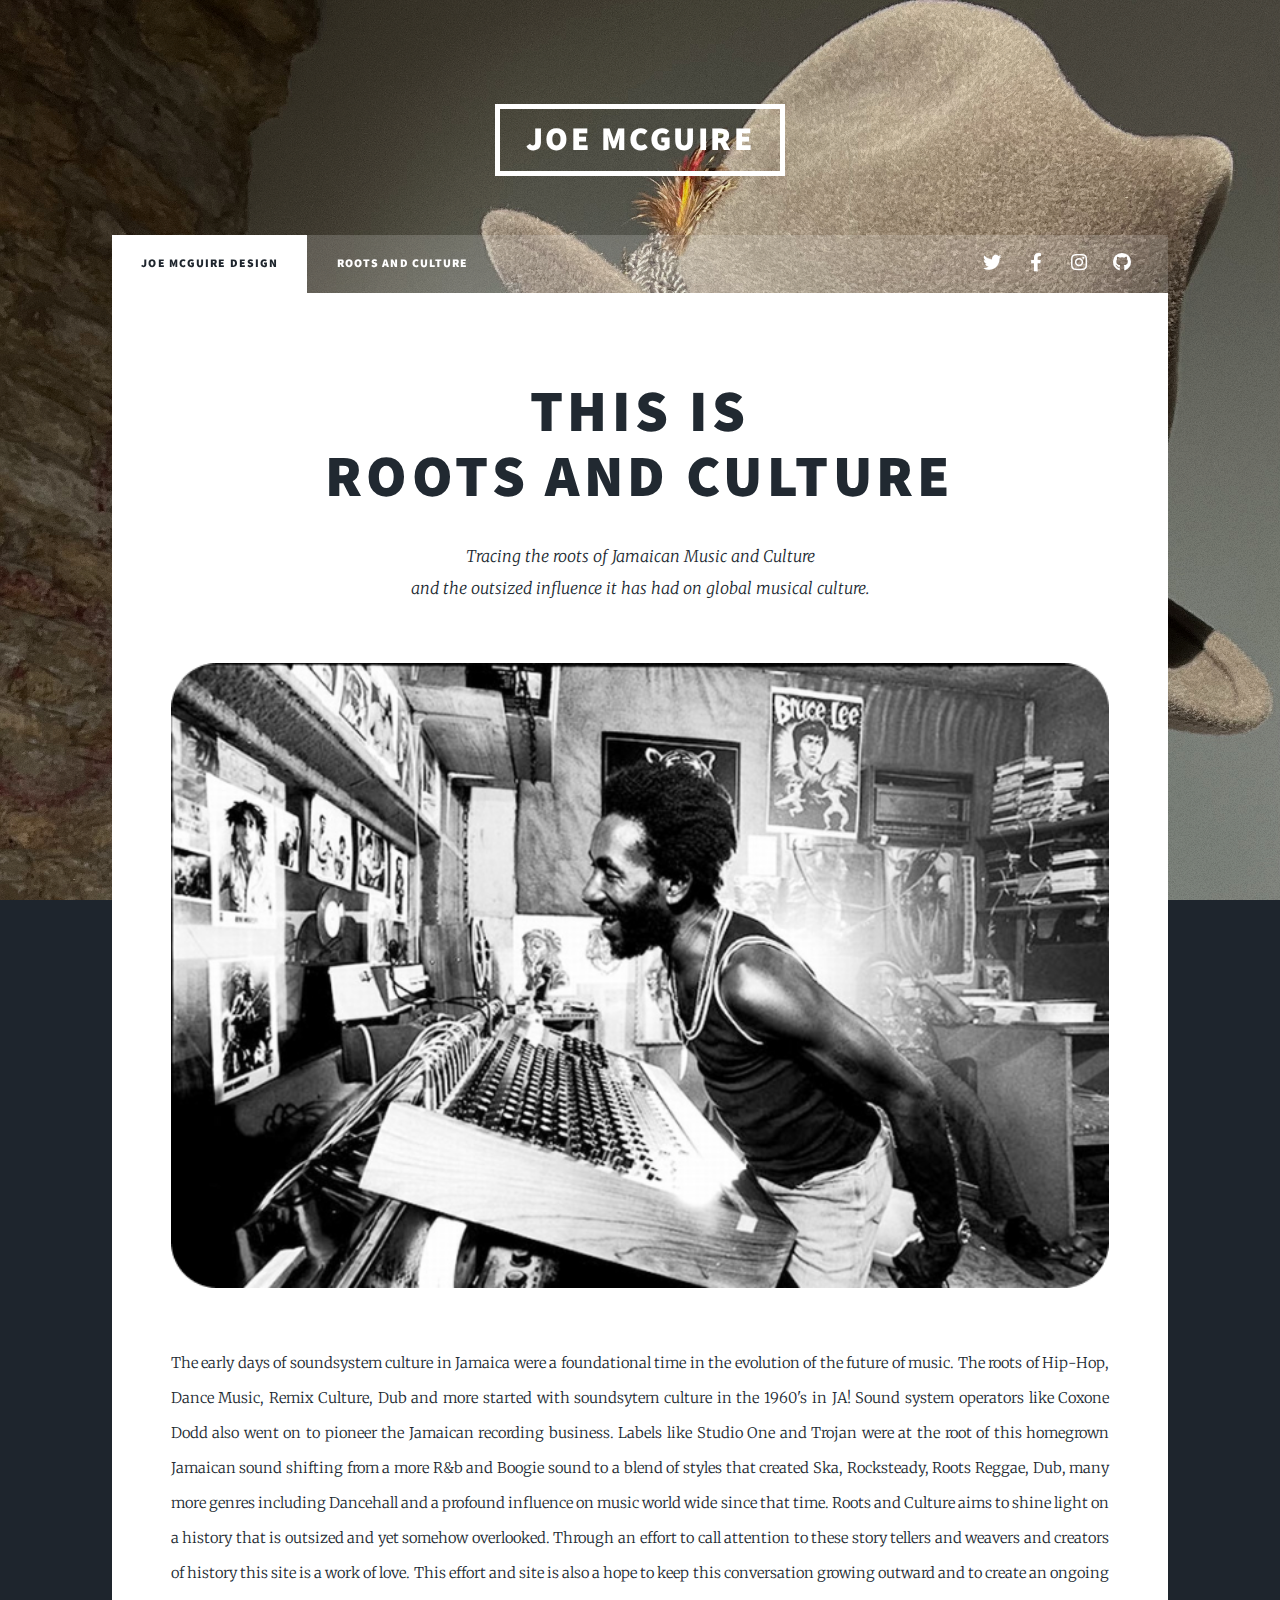
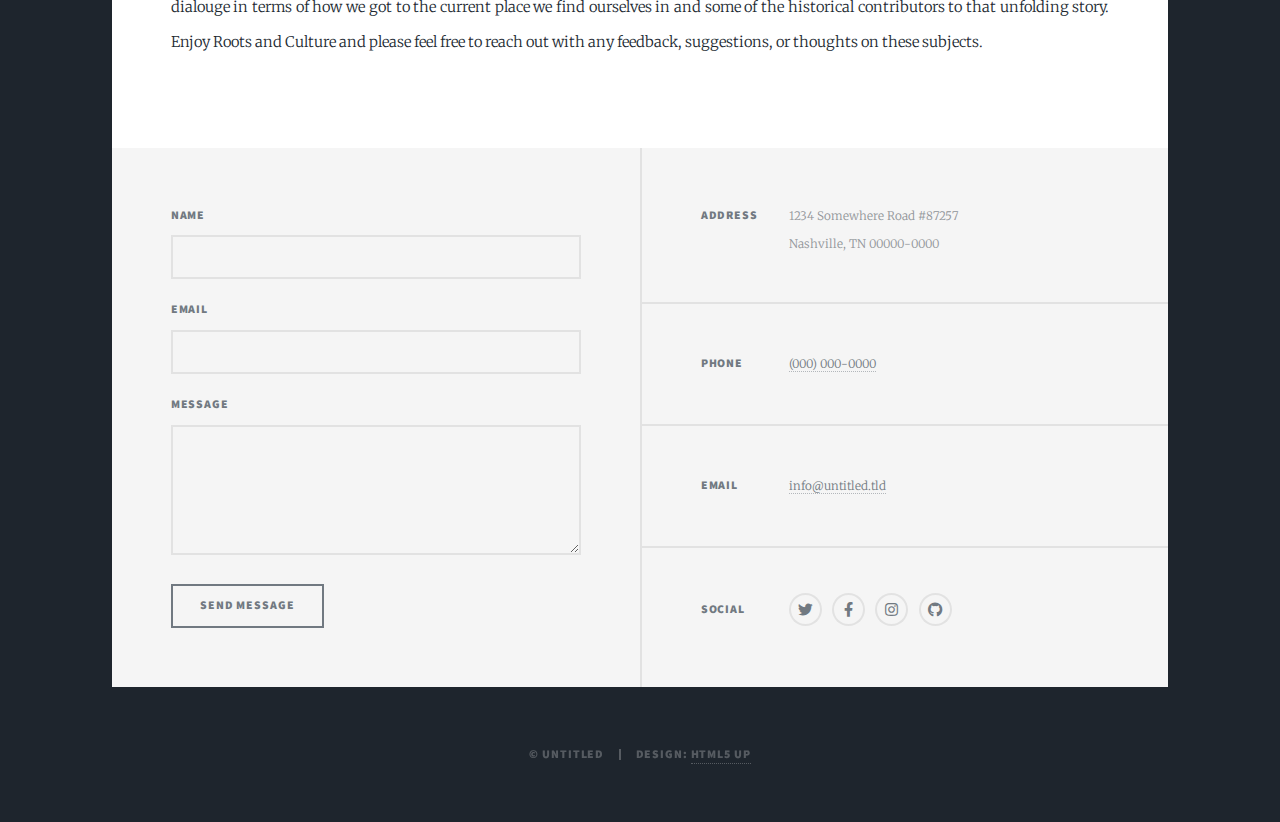
<file: rootsandculture.html>
<!DOCTYPE HTML>
<!--
	Massively by HTML5 UP
	html5up.net | @ajlkn
	Free for personal and commercial use under the CCA 3.0 license (html5up.net/license)
-->
<html>
	<head>
		<title>Generic Page - Massively by HTML5 UP</title>
		<meta charset="utf-8" />
		<meta name="viewport" content="width=device-width, initial-scale=1, user-scalable=no" />
		<link rel="stylesheet" href="assets/css/main.css" />
		<noscript><link rel="stylesheet" href="assets/css/noscript.css" /></noscript>
	</head>
	<body class="is-preload">

		<!-- Wrapper -->
			<div id=wrapper  class="bg" class="reggae"

				<!-- Header -->
					<header id="header">
						<a href="index.html" class="logo">Joe Mcguire</a>
					</header>

				<!-- Nav -->
					<nav id="nav">
						<ul class="links">
							<li class="active"><a href="index.html">Joe Mcguire Design</a></li>
							<li><a href="rootsandculture.html">Roots and Culture</a></li>
						</ul>
						<ul class="icons">
							<li><a href="#" class="icon brands fa-twitter"><span class="label">Twitter</span></a></li>
							<li><a href="#" class="icon brands fa-facebook-f"><span class="label">Facebook</span></a></li>
							<li><a href="#" class="icon brands fa-instagram"><span class="label">Instagram</span></a></li>
							<li><a href="#" class="icon brands fa-github"><span class="label">GitHub</span></a></li>
						</ul>
					</nav>

				<!-- Main -->
					<div id="main">

						<!-- Post -->
							<section class="post">
								<header class="major">
									<!-- <span class="date">April 25, 2017</span> -->
									<h1>This is <br />
									Roots and Culture</h1>
									<p>Tracing the roots of Jamaican Music and Culture <br />
										and the outsized influence it has had on global musical culture.<br />
									</p>
								</header>
								<div class="image main"><img src="images/Upsetter.png" alt="" /></div>
								<p>The early days of soundsystem culture in Jamaica were a foundational time in the evolution of the future of music. The roots of Hip-Hop, Dance Music, Remix Culture, Dub and more started with soundsytem culture in the 1960's in JA!
									Sound system operators like Coxone Dodd also went on to pioneer the Jamaican recording business. Labels like Studio One and Trojan were at the root of this homegrown Jamaican sound shifting from a more R&b and Boogie sound to a blend of styles that created Ska, Rocksteady, Roots Reggae, Dub, many more genres including Dancehall and a profound influence on music world wide since that time.
									
									Roots and Culture aims to shine light on a history that is outsized and yet somehow overlooked.
									Through an effort to call attention to these story tellers and weavers and creators of history this site is a work of love.
									This effort and site is also a hope to keep this conversation growing outward and to create an ongoing dialouge in terms of how we got to the current place we find ourselves in and some of the historical contributors to that unfolding story.
									Enjoy Roots and Culture and please feel free to reach out with any feedback, suggestions, or thoughts on these subjects.
									
									
									
									
									</p>
								
							</section>

					</div>

				<!-- Footer -->
					<footer id="footer">
						<section>
							<form method="post" action="#">
								<div class="fields">
									<div class="field">
										<label for="name">Name</label>
										<input type="text" name="name" id="name" />
									</div>
									<div class="field">
										<label for="email">Email</label>
										<input type="text" name="email" id="email" />
									</div>
									<div class="field">
										<label for="message">Message</label>
										<textarea name="message" id="message" rows="3"></textarea>
									</div>
								</div>
								<ul class="actions">
									<li><input type="submit" value="Send Message" /></li>
								</ul>
							</form>
						</section>
						<section class="split contact">
							<section class="alt">
								<h3>Address</h3>
								<p>1234 Somewhere Road #87257<br />
								Nashville, TN 00000-0000</p>
							</section>
							<section>
								<h3>Phone</h3>
								<p><a href="#">(000) 000-0000</a></p>
							</section>
							<section>
								<h3>Email</h3>
								<p><a href="#">info@untitled.tld</a></p>
							</section>
							<section>
								<h3>Social</h3>
								<ul class="icons alt">
									<li><a href="#" class="icon brands alt fa-twitter"><span class="label">Twitter</span></a></li>
									<li><a href="#" class="icon brands alt fa-facebook-f"><span class="label">Facebook</span></a></li>
									<li><a href="#" class="icon brands alt fa-instagram"><span class="label">Instagram</span></a></li>
									<li><a href="#" class="icon brands alt fa-github"><span class="label">GitHub</span></a></li>
								</ul>
							</section>
						</section>
					</footer>

				<!-- Copyright -->
					<div id="copyright">
						<ul><li>&copy; Untitled</li><li>Design: <a href="https://html5up.net">HTML5 UP</a></li></ul>
					</div>

			</div>

		<!-- Scripts -->
			<script src="assets/js/jquery.min.js"></script>
			<script src="assets/js/jquery.scrollex.min.js"></script>
			<script src="assets/js/jquery.scrolly.min.js"></script>
			<script src="assets/js/browser.min.js"></script>
			<script src="assets/js/breakpoints.min.js"></script>
			<script src="assets/js/util.js"></script>
			<script src="assets/js/main.js"></script>

	</body>
</html>
</file>
<file: assets/css/main.css>
@import url(fontawesome-all.min.css);
@import url("https://fonts.googleapis.com/css?family=Merriweather:300,700,300italic,700italic|Source+Sans+Pro:900");

/*
	Massively by HTML5 UP
	html5up.net | @ajlkn
	Free for personal and commercial use under the CCA 3.0 license (html5up.net/license)
*/

html, body, div, span, applet, object,
iframe, h1, h2, h3, h4, h5, h6, p, blockquote,
pre, a, abbr, acronym, address, big, cite,
code, del, dfn, em, img, ins, kbd, q, s, samp,
small, strike, strong, sub, sup, tt, var, b,
u, i, center, dl, dt, dd, ol, ul, li, fieldset,
form, label, legend, table, caption, tbody,
tfoot, thead, tr, th, td, article, aside,
canvas, details, embed, figure, figcaption,
footer, header, hgroup, menu, nav, output, ruby,
section, summary, time, mark, audio, video {
	margin: 0;
	padding: 0;
	border: 0;
	font-size: 100%;
	font: inherit;
	vertical-align: baseline;}

article, aside, details, figcaption, figure,
footer, header, hgroup, menu, nav, section {
	display: block;}

body {
	line-height: 1;
}

ol, ul {
	list-style: none;
}

blockquote, q {
	quotes: none;
}

	blockquote:before, blockquote:after, q:before, q:after {
		content: '';
		content: none;
	}

table {
	border-collapse: collapse;
	border-spacing: 0;
}

body {
	-webkit-text-size-adjust: none;
}

mark {
	background-color: transparent;
	color: inherit;
}

input::-moz-focus-inner {
	border: 0;
	padding: 0;
}

input, select, textarea {
	-moz-appearance: none;
	-webkit-appearance: none;
	-ms-appearance: none;
	appearance: none;
}

/* Basic */

	@-ms-viewport {
		width: device-width;
	}

	body {
		-ms-overflow-style: scrollbar;
	}

	@media screen and (max-width: 480px) {

		html, body {
			min-width: 320px;
		}

	}

	html {
		box-sizing: border-box;
	}

	*, *:before, *:after {
		box-sizing: inherit;
	}

	body {
		background-color: #1e252d;
	}

		body.is-preload *, body.is-preload *:before, body.is-preload *:after {
			-moz-animation: none !important;
			-webkit-animation: none !important;
			-ms-animation: none !important;
			animation: none !important;
			-moz-transition: none !important;
			-webkit-transition: none !important;
			-ms-transition: none !important;
			transition: none !important;
		}

/* Type */

	html {
		font-size: 16pt;
	}

		@media screen and (max-width: 1680px) {

			html {
				font-size: 12pt;
			}

		}

		@media screen and (max-width: 1280px) {

			html {
				font-size: 11pt;
			}

		}

		@media screen and (max-width: 360px) {

			html {
				font-size: 10pt;
			}

		}

	body {
		color: #212931;
	}

	body, input, select, textarea {
		font-family: "Merriweather", Georgia, serif;
		font-weight: 300;
		font-size: 1rem;
		line-height: 2.375;
	}

	a {
		-moz-transition: color 0.2s ease-in-out, background-color 0.2s ease-in-out, border-color 0.2s ease-in-out, box-shadow 0.2s ease-in-out;
		-webkit-transition: color 0.2s ease-in-out, background-color 0.2s ease-in-out, border-color 0.2s ease-in-out, box-shadow 0.2s ease-in-out;
		-ms-transition: color 0.2s ease-in-out, background-color 0.2s ease-in-out, border-color 0.2s ease-in-out, box-shadow 0.2s ease-in-out;
		transition: color 0.2s ease-in-out, background-color 0.2s ease-in-out, border-color 0.2s ease-in-out, box-shadow 0.2s ease-in-out;
		border-bottom: dotted 1px;
		text-decoration: none;
	}

		a:hover {
			border-bottom-color: transparent;
		}

	strong, b {
		font-weight: 600;
	}

	em, i {
		font-style: italic;
	}

	p {
		text-align: justify;
		margin: 0 0 2rem 0;
	}

	h1, h2, h3, h4, h5, h6 {
		font-family: "Source Sans Pro", Helvetica, sans-serif;
		font-weight: 900;
		line-height: 1.5;
		letter-spacing: 0.075em;
		text-transform: uppercase;
		margin: 0 0 1rem 0;
	}

		h1 a, h2 a, h3 a, h4 a, h5 a, h6 a {
			border-bottom: 0;
			color: inherit;
			text-decoration: none;
		}

	h1 {
		font-size: 4rem;
		line-height: 1.1;
		margin: 0 0 2rem 0;
	}

	h2 {
		font-size: 1.75rem;
		line-height: 1.3;
		margin: 0 0 1.5rem 0;
	}

	h3 {
		font-size: 1.25rem;
		margin: 0 0 1.5rem 0;
	}

	h4 {
		font-size: 1rem;
	}

	h5 {
		font-size: 0.9rem;
	}

	h6 {
		font-size: 0.8rem;
	}

	sub {
		font-size: 0.8rem;
		position: relative;
		top: 0.5rem;
	}

	sup {
		font-size: 0.8rem;
		position: relative;
		top: -0.5rem;
	}

	blockquote {
		border-left: solid 4px;
		font-style: italic;
		margin: 0 0 2rem 0;
		padding: 0.5rem 0 0.5rem 2rem;
	}

	code {
		border: solid 2px;
		font-family: "Courier New", monospace;
		font-size: 0.9rem;
		margin: 0 0.25rem;
		padding: 0.25rem 0.65rem;
	}

	pre {
		-webkit-overflow-scrolling: touch;
		font-family: "Courier New", monospace;
		font-size: 0.9rem;
		margin: 0 0 2rem 0;
	}

		pre code {
			display: block;
			line-height: 1.75;
			padding: 1rem 1.5rem;
			overflow-x: auto;
		}

	hr {
		border: 0;
		border-bottom: solid 2px;
		margin: 3rem 0;
	}

		hr.major {
			margin: 5rem 0;
		}

	.align-left {
		text-align: left;
	}

	.align-center {
		text-align: center;
	}

	.align-right {
		text-align: right;
	}

	input, select, textarea {
		color: #212931;
	}

	a {
		color: #212931;
		border-bottom-color: rgba(33, 41, 49, 0.5);
	}

		a:hover {
			border-bottom-color: transparent;
			color: #18bfef !important;
		}

	strong, b {
		color: #212931;
	}

	h1, h2, h3, h4, h5, h6 {
		color: #212931;
	}

	blockquote {
		border-left-color: #eeeeee;
	}

	code {
		background: rgba(220, 220, 220, 0.25);
		border-color: #eeeeee;
	}

	hr {
		border-bottom-color: #eeeeee;
	}

/* Row */

	.row {
		display: flex;
		flex-wrap: wrap;
		box-sizing: border-box;
		align-items: stretch;
	}

		.row > * {
			box-sizing: border-box;
		}

		.row.gtr-uniform > * > :last-child {
			margin-bottom: 0;
		}

		.row.aln-left {
			justify-content: flex-start;
		}

		.row.aln-center {
			justify-content: center;
		}

		.row.aln-right {
			justify-content: flex-end;
		}

		.row.aln-top {
			align-items: flex-start;
		}

		.row.aln-middle {
			align-items: center;
		}

		.row.aln-bottom {
			align-items: flex-end;
		}

		.row > .imp {
			order: -1;
		}

		.row > .col-1 {
			width: 8.33333%;
		}

		.row > .off-1 {
			margin-left: 8.33333%;
		}

		.row > .col-2 {
			width: 16.66667%;
		}

		.row > .off-2 {
			margin-left: 16.66667%;
		}

		.row > .col-3 {
			width: 25%;
		}

		.row > .off-3 {
			margin-left: 25%;
		}

		.row > .col-4 {
			width: 33.33333%;
		}

		.row > .off-4 {
			margin-left: 33.33333%;
		}

		.row > .col-5 {
			width: 41.66667%;
		}

		.row > .off-5 {
			margin-left: 41.66667%;
		}

		.row > .col-6 {
			width: 50%;
		}

		.row > .off-6 {
			margin-left: 50%;
		}

		.row > .col-7 {
			width: 58.33333%;
		}

		.row > .off-7 {
			margin-left: 58.33333%;
		}

		.row > .col-8 {
			width: 66.66667%;
		}

		.row > .off-8 {
			margin-left: 66.66667%;
		}

		.row > .col-9 {
			width: 75%;
		}

		.row > .off-9 {
			margin-left: 75%;
		}

		.row > .col-10 {
			width: 83.33333%;
		}

		.row > .off-10 {
			margin-left: 83.33333%;
		}

		.row > .col-11 {
			width: 91.66667%;
		}

		.row > .off-11 {
			margin-left: 91.66667%;
		}

		.row > .col-12 {
			width: 100%;
		}

		.row > .off-12 {
			margin-left: 100%;
		}

		.row.gtr-0 {
			margin-top: 0;
			margin-left: 0rem;
		}

			.row.gtr-0 > * {
				padding: 0 0 0 0rem;
			}

			.row.gtr-0.gtr-uniform {
				margin-top: 0rem;
			}

				.row.gtr-0.gtr-uniform > * {
					padding-top: 0rem;
				}

		.row.gtr-25 {
			margin-top: 0;
			margin-left: -0.375rem;
		}

			.row.gtr-25 > * {
				padding: 0 0 0 0.375rem;
			}

			.row.gtr-25.gtr-uniform {
				margin-top: -0.375rem;
			}

				.row.gtr-25.gtr-uniform > * {
					padding-top: 0.375rem;
				}

		.row.gtr-50 {
			margin-top: 0;
			margin-left: -0.75rem;
		}

			.row.gtr-50 > * {
				padding: 0 0 0 0.75rem;
			}

			.row.gtr-50.gtr-uniform {
				margin-top: -0.75rem;
			}

				.row.gtr-50.gtr-uniform > * {
					padding-top: 0.75rem;
				}

		.row {
			margin-top: 0;
			margin-left: -1.5rem;
		}

			.row > * {
				padding: 0 0 0 1.5rem;
			}

			.row.gtr-uniform {
				margin-top: -1.5rem;
			}

				.row.gtr-uniform > * {
					padding-top: 1.5rem;
				}

		.row.gtr-150 {
			margin-top: 0;
			margin-left: -2.25rem;
		}

			.row.gtr-150 > * {
				padding: 0 0 0 2.25rem;
			}

			.row.gtr-150.gtr-uniform {
				margin-top: -2.25rem;
			}

				.row.gtr-150.gtr-uniform > * {
					padding-top: 2.25rem;
				}

		.row.gtr-200 {
			margin-top: 0;
			margin-left: -3rem;
		}

			.row.gtr-200 > * {
				padding: 0 0 0 3rem;
			}

			.row.gtr-200.gtr-uniform {
				margin-top: -3rem;
			}

				.row.gtr-200.gtr-uniform > * {
					padding-top: 3rem;
				}

		@media screen and (max-width: 1680px) {

			.row {
				display: flex;
				flex-wrap: wrap;
				box-sizing: border-box;
				align-items: stretch;
			}

				.row > * {
					box-sizing: border-box;
				}

				.row.gtr-uniform > * > :last-child {
					margin-bottom: 0;
				}

				.row.aln-left {
					justify-content: flex-start;
				}

				.row.aln-center {
					justify-content: center;
				}

				.row.aln-right {
					justify-content: flex-end;
				}

				.row.aln-top {
					align-items: flex-start;
				}

				.row.aln-middle {
					align-items: center;
				}

				.row.aln-bottom {
					align-items: flex-end;
				}

				.row > .imp-xlarge {
					order: -1;
				}

				.row > .col-1-xlarge {
					width: 8.33333%;
				}

				.row > .off-1-xlarge {
					margin-left: 8.33333%;
				}

				.row > .col-2-xlarge {
					width: 16.66667%;
				}

				.row > .off-2-xlarge {
					margin-left: 16.66667%;
				}

				.row > .col-3-xlarge {
					width: 25%;
				}

				.row > .off-3-xlarge {
					margin-left: 25%;
				}

				.row > .col-4-xlarge {
					width: 33.33333%;
				}

				.row > .off-4-xlarge {
					margin-left: 33.33333%;
				}

				.row > .col-5-xlarge {
					width: 41.66667%;
				}

				.row > .off-5-xlarge {
					margin-left: 41.66667%;
				}

				.row > .col-6-xlarge {
					width: 50%;
				}

				.row > .off-6-xlarge {
					margin-left: 50%;
				}

				.row > .col-7-xlarge {
					width: 58.33333%;
				}

				.row > .off-7-xlarge {
					margin-left: 58.33333%;
				}

				.row > .col-8-xlarge {
					width: 66.66667%;
				}

				.row > .off-8-xlarge {
					margin-left: 66.66667%;
				}

				.row > .col-9-xlarge {
					width: 75%;
				}

				.row > .off-9-xlarge {
					margin-left: 75%;
				}

				.row > .col-10-xlarge {
					width: 83.33333%;
				}

				.row > .off-10-xlarge {
					margin-left: 83.33333%;
				}

				.row > .col-11-xlarge {
					width: 91.66667%;
				}

				.row > .off-11-xlarge {
					margin-left: 91.66667%;
				}

				.row > .col-12-xlarge {
					width: 100%;
				}

				.row > .off-12-xlarge {
					margin-left: 100%;
				}

				.row.gtr-0 {
					margin-top: 0;
					margin-left: 0rem;
				}

					.row.gtr-0 > * {
						padding: 0 0 0 0rem;
					}

					.row.gtr-0.gtr-uniform {
						margin-top: 0rem;
					}

						.row.gtr-0.gtr-uniform > * {
							padding-top: 0rem;
						}

				.row.gtr-25 {
					margin-top: 0;
					margin-left: -0.375rem;
				}

					.row.gtr-25 > * {
						padding: 0 0 0 0.375rem;
					}

					.row.gtr-25.gtr-uniform {
						margin-top: -0.375rem;
					}

						.row.gtr-25.gtr-uniform > * {
							padding-top: 0.375rem;
						}

				.row.gtr-50 {
					margin-top: 0;
					margin-left: -0.75rem;
				}

					.row.gtr-50 > * {
						padding: 0 0 0 0.75rem;
					}

					.row.gtr-50.gtr-uniform {
						margin-top: -0.75rem;
					}

						.row.gtr-50.gtr-uniform > * {
							padding-top: 0.75rem;
						}

				.row {
					margin-top: 0;
					margin-left: -1.5rem;
				}

					.row > * {
						padding: 0 0 0 1.5rem;
					}

					.row.gtr-uniform {
						margin-top: -1.5rem;
					}

						.row.gtr-uniform > * {
							padding-top: 1.5rem;
						}

				.row.gtr-150 {
					margin-top: 0;
					margin-left: -2.25rem;
				}

					.row.gtr-150 > * {
						padding: 0 0 0 2.25rem;
					}

					.row.gtr-150.gtr-uniform {
						margin-top: -2.25rem;
					}

						.row.gtr-150.gtr-uniform > * {
							padding-top: 2.25rem;
						}

				.row.gtr-200 {
					margin-top: 0;
					margin-left: -3rem;
				}

					.row.gtr-200 > * {
						padding: 0 0 0 3rem;
					}

					.row.gtr-200.gtr-uniform {
						margin-top: -3rem;
					}

						.row.gtr-200.gtr-uniform > * {
							padding-top: 3rem;
						}

		}

		@media screen and (max-width: 1280px) {

			.row {
				display: flex;
				flex-wrap: wrap;
				box-sizing: border-box;
				align-items: stretch;
			}

				.row > * {
					box-sizing: border-box;
				}

				.row.gtr-uniform > * > :last-child {
					margin-bottom: 0;
				}

				.row.aln-left {
					justify-content: flex-start;
				}

				.row.aln-center {
					justify-content: center;
				}

				.row.aln-right {
					justify-content: flex-end;
				}

				.row.aln-top {
					align-items: flex-start;
				}

				.row.aln-middle {
					align-items: center;
				}

				.row.aln-bottom {
					align-items: flex-end;
				}

				.row > .imp-large {
					order: -1;
				}

				.row > .col-1-large {
					width: 8.33333%;
				}

				.row > .off-1-large {
					margin-left: 8.33333%;
				}

				.row > .col-2-large {
					width: 16.66667%;
				}

				.row > .off-2-large {
					margin-left: 16.66667%;
				}

				.row > .col-3-large {
					width: 25%;
				}

				.row > .off-3-large {
					margin-left: 25%;
				}

				.row > .col-4-large {
					width: 33.33333%;
				}

				.row > .off-4-large {
					margin-left: 33.33333%;
				}

				.row > .col-5-large {
					width: 41.66667%;
				}

				.row > .off-5-large {
					margin-left: 41.66667%;
				}

				.row > .col-6-large {
					width: 50%;
				}

				.row > .off-6-large {
					margin-left: 50%;
				}

				.row > .col-7-large {
					width: 58.33333%;
				}

				.row > .off-7-large {
					margin-left: 58.33333%;
				}

				.row > .col-8-large {
					width: 66.66667%;
				}

				.row > .off-8-large {
					margin-left: 66.66667%;
				}

				.row > .col-9-large {
					width: 75%;
				}

				.row > .off-9-large {
					margin-left: 75%;
				}

				.row > .col-10-large {
					width: 83.33333%;
				}

				.row > .off-10-large {
					margin-left: 83.33333%;
				}

				.row > .col-11-large {
					width: 91.66667%;
				}

				.row > .off-11-large {
					margin-left: 91.66667%;
				}

				.row > .col-12-large {
					width: 100%;
				}

				.row > .off-12-large {
					margin-left: 100%;
				}

				.row.gtr-0 {
					margin-top: 0;
					margin-left: 0rem;
				}

					.row.gtr-0 > * {
						padding: 0 0 0 0rem;
					}

					.row.gtr-0.gtr-uniform {
						margin-top: 0rem;
					}

						.row.gtr-0.gtr-uniform > * {
							padding-top: 0rem;
						}

				.row.gtr-25 {
					margin-top: 0;
					margin-left: -0.375rem;
				}

					.row.gtr-25 > * {
						padding: 0 0 0 0.375rem;
					}

					.row.gtr-25.gtr-uniform {
						margin-top: -0.375rem;
					}

						.row.gtr-25.gtr-uniform > * {
							padding-top: 0.375rem;
						}

				.row.gtr-50 {
					margin-top: 0;
					margin-left: -0.75rem;
				}

					.row.gtr-50 > * {
						padding: 0 0 0 0.75rem;
					}

					.row.gtr-50.gtr-uniform {
						margin-top: -0.75rem;
					}

						.row.gtr-50.gtr-uniform > * {
							padding-top: 0.75rem;
						}

				.row {
					margin-top: 0;
					margin-left: -1.5rem;
				}

					.row > * {
						padding: 0 0 0 1.5rem;
					}

					.row.gtr-uniform {
						margin-top: -1.5rem;
					}

						.row.gtr-uniform > * {
							padding-top: 1.5rem;
						}

				.row.gtr-150 {
					margin-top: 0;
					margin-left: -2.25rem;
				}

					.row.gtr-150 > * {
						padding: 0 0 0 2.25rem;
					}

					.row.gtr-150.gtr-uniform {
						margin-top: -2.25rem;
					}

						.row.gtr-150.gtr-uniform > * {
							padding-top: 2.25rem;
						}

				.row.gtr-200 {
					margin-top: 0;
					margin-left: -3rem;
				}

					.row.gtr-200 > * {
						padding: 0 0 0 3rem;
					}

					.row.gtr-200.gtr-uniform {
						margin-top: -3rem;
					}

						.row.gtr-200.gtr-uniform > * {
							padding-top: 3rem;
						}

		}

		@media screen and (max-width: 980px) {

			.row {
				display: flex;
				flex-wrap: wrap;
				box-sizing: border-box;
				align-items: stretch;
			}

				.row > * {
					box-sizing: border-box;
				}

				.row.gtr-uniform > * > :last-child {
					margin-bottom: 0;
				}

				.row.aln-left {
					justify-content: flex-start;
				}

				.row.aln-center {
					justify-content: center;
				}

				.row.aln-right {
					justify-content: flex-end;
				}

				.row.aln-top {
					align-items: flex-start;
				}

				.row.aln-middle {
					align-items: center;
				}

				.row.aln-bottom {
					align-items: flex-end;
				}

				.row > .imp-medium {
					order: -1;
				}

				.row > .col-1-medium {
					width: 8.33333%;
				}

				.row > .off-1-medium {
					margin-left: 8.33333%;
				}

				.row > .col-2-medium {
					width: 16.66667%;
				}

				.row > .off-2-medium {
					margin-left: 16.66667%;
				}

				.row > .col-3-medium {
					width: 25%;
				}

				.row > .off-3-medium {
					margin-left: 25%;
				}

				.row > .col-4-medium {
					width: 33.33333%;
				}

				.row > .off-4-medium {
					margin-left: 33.33333%;
				}

				.row > .col-5-medium {
					width: 41.66667%;
				}

				.row > .off-5-medium {
					margin-left: 41.66667%;
				}

				.row > .col-6-medium {
					width: 50%;
				}

				.row > .off-6-medium {
					margin-left: 50%;
				}

				.row > .col-7-medium {
					width: 58.33333%;
				}

				.row > .off-7-medium {
					margin-left: 58.33333%;
				}

				.row > .col-8-medium {
					width: 66.66667%;
				}

				.row > .off-8-medium {
					margin-left: 66.66667%;
				}

				.row > .col-9-medium {
					width: 75%;
				}

				.row > .off-9-medium {
					margin-left: 75%;
				}

				.row > .col-10-medium {
					width: 83.33333%;
				}

				.row > .off-10-medium {
					margin-left: 83.33333%;
				}

				.row > .col-11-medium {
					width: 91.66667%;
				}

				.row > .off-11-medium {
					margin-left: 91.66667%;
				}

				.row > .col-12-medium {
					width: 100%;
				}

				.row > .off-12-medium {
					margin-left: 100%;
				}

				.row.gtr-0 {
					margin-top: 0;
					margin-left: 0rem;
				}

					.row.gtr-0 > * {
						padding: 0 0 0 0rem;
					}

					.row.gtr-0.gtr-uniform {
						margin-top: 0rem;
					}

						.row.gtr-0.gtr-uniform > * {
							padding-top: 0rem;
						}

				.row.gtr-25 {
					margin-top: 0;
					margin-left: -0.375rem;
				}

					.row.gtr-25 > * {
						padding: 0 0 0 0.375rem;
					}

					.row.gtr-25.gtr-uniform {
						margin-top: -0.375rem;
					}

						.row.gtr-25.gtr-uniform > * {
							padding-top: 0.375rem;
						}

				.row.gtr-50 {
					margin-top: 0;
					margin-left: -0.75rem;
				}

					.row.gtr-50 > * {
						padding: 0 0 0 0.75rem;
					}

					.row.gtr-50.gtr-uniform {
						margin-top: -0.75rem;
					}

						.row.gtr-50.gtr-uniform > * {
							padding-top: 0.75rem;
						}

				.row {
					margin-top: 0;
					margin-left: -1.5rem;
				}

					.row > * {
						padding: 0 0 0 1.5rem;
					}

					.row.gtr-uniform {
						margin-top: -1.5rem;
					}

						.row.gtr-uniform > * {
							padding-top: 1.5rem;
						}

				.row.gtr-150 {
					margin-top: 0;
					margin-left: -2.25rem;
				}

					.row.gtr-150 > * {
						padding: 0 0 0 2.25rem;
					}

					.row.gtr-150.gtr-uniform {
						margin-top: -2.25rem;
					}

						.row.gtr-150.gtr-uniform > * {
							padding-top: 2.25rem;
						}

				.row.gtr-200 {
					margin-top: 0;
					margin-left: -3rem;
				}

					.row.gtr-200 > * {
						padding: 0 0 0 3rem;
					}

					.row.gtr-200.gtr-uniform {
						margin-top: -3rem;
					}

						.row.gtr-200.gtr-uniform > * {
							padding-top: 3rem;
						}

		}

		@media screen and (max-width: 736px) {

			.row {
				display: flex;
				flex-wrap: wrap;
				box-sizing: border-box;
				align-items: stretch;
			}

				.row > * {
					box-sizing: border-box;
				}

				.row.gtr-uniform > * > :last-child {
					margin-bottom: 0;
				}

				.row.aln-left {
					justify-content: flex-start;
				}

				.row.aln-center {
					justify-content: center;
				}

				.row.aln-right {
					justify-content: flex-end;
				}

				.row.aln-top {
					align-items: flex-start;
				}

				.row.aln-middle {
					align-items: center;
				}

				.row.aln-bottom {
					align-items: flex-end;
				}

				.row > .imp-small {
					order: -1;
				}

				.row > .col-1-small {
					width: 8.33333%;
				}

				.row > .off-1-small {
					margin-left: 8.33333%;
				}

				.row > .col-2-small {
					width: 16.66667%;
				}

				.row > .off-2-small {
					margin-left: 16.66667%;
				}

				.row > .col-3-small {
					width: 25%;
				}

				.row > .off-3-small {
					margin-left: 25%;
				}

				.row > .col-4-small {
					width: 33.33333%;
				}

				.row > .off-4-small {
					margin-left: 33.33333%;
				}

				.row > .col-5-small {
					width: 41.66667%;
				}

				.row > .off-5-small {
					margin-left: 41.66667%;
				}

				.row > .col-6-small {
					width: 50%;
				}

				.row > .off-6-small {
					margin-left: 50%;
				}

				.row > .col-7-small {
					width: 58.33333%;
				}

				.row > .off-7-small {
					margin-left: 58.33333%;
				}

				.row > .col-8-small {
					width: 66.66667%;
				}

				.row > .off-8-small {
					margin-left: 66.66667%;
				}

				.row > .col-9-small {
					width: 75%;
				}

				.row > .off-9-small {
					margin-left: 75%;
				}

				.row > .col-10-small {
					width: 83.33333%;
				}

				.row > .off-10-small {
					margin-left: 83.33333%;
				}

				.row > .col-11-small {
					width: 91.66667%;
				}

				.row > .off-11-small {
					margin-left: 91.66667%;
				}

				.row > .col-12-small {
					width: 100%;
				}

				.row > .off-12-small {
					margin-left: 100%;
				}

				.row.gtr-0 {
					margin-top: 0;
					margin-left: 0rem;
				}

					.row.gtr-0 > * {
						padding: 0 0 0 0rem;
					}

					.row.gtr-0.gtr-uniform {
						margin-top: 0rem;
					}

						.row.gtr-0.gtr-uniform > * {
							padding-top: 0rem;
						}

				.row.gtr-25 {
					margin-top: 0;
					margin-left: -0.375rem;
				}

					.row.gtr-25 > * {
						padding: 0 0 0 0.375rem;
					}

					.row.gtr-25.gtr-uniform {
						margin-top: -0.375rem;
					}

						.row.gtr-25.gtr-uniform > * {
							padding-top: 0.375rem;
						}

				.row.gtr-50 {
					margin-top: 0;
					margin-left: -0.75rem;
				}

					.row.gtr-50 > * {
						padding: 0 0 0 0.75rem;
					}

					.row.gtr-50.gtr-uniform {
						margin-top: -0.75rem;
					}

						.row.gtr-50.gtr-uniform > * {
							padding-top: 0.75rem;
						}

				.row {
					margin-top: 0;
					margin-left: -1.5rem;
				}

					.row > * {
						padding: 0 0 0 1.5rem;
					}

					.row.gtr-uniform {
						margin-top: -1.5rem;
					}

						.row.gtr-uniform > * {
							padding-top: 1.5rem;
						}

				.row.gtr-150 {
					margin-top: 0;
					margin-left: -2.25rem;
				}

					.row.gtr-150 > * {
						padding: 0 0 0 2.25rem;
					}

					.row.gtr-150.gtr-uniform {
						margin-top: -2.25rem;
					}

						.row.gtr-150.gtr-uniform > * {
							padding-top: 2.25rem;
						}

				.row.gtr-200 {
					margin-top: 0;
					margin-left: -3rem;
				}

					.row.gtr-200 > * {
						padding: 0 0 0 3rem;
					}

					.row.gtr-200.gtr-uniform {
						margin-top: -3rem;
					}

						.row.gtr-200.gtr-uniform > * {
							padding-top: 3rem;
						}

		}

		@media screen and (max-width: 480px) {

			.row {
				display: flex;
				flex-wrap: wrap;
				box-sizing: border-box;
				align-items: stretch;
			}

				.row > * {
					box-sizing: border-box;
				}

				.row.gtr-uniform > * > :last-child {
					margin-bottom: 0;
				}

				.row.aln-left {
					justify-content: flex-start;
				}

				.row.aln-center {
					justify-content: center;
				}

				.row.aln-right {
					justify-content: flex-end;
				}

				.row.aln-top {
					align-items: flex-start;
				}

				.row.aln-middle {
					align-items: center;
				}

				.row.aln-bottom {
					align-items: flex-end;
				}

				.row > .imp-xsmall {
					order: -1;
				}

				.row > .col-1-xsmall {
					width: 8.33333%;
				}

				.row > .off-1-xsmall {
					margin-left: 8.33333%;
				}

				.row > .col-2-xsmall {
					width: 16.66667%;
				}

				.row > .off-2-xsmall {
					margin-left: 16.66667%;
				}

				.row > .col-3-xsmall {
					width: 25%;
				}

				.row > .off-3-xsmall {
					margin-left: 25%;
				}

				.row > .col-4-xsmall {
					width: 33.33333%;
				}

				.row > .off-4-xsmall {
					margin-left: 33.33333%;
				}

				.row > .col-5-xsmall {
					width: 41.66667%;
				}

				.row > .off-5-xsmall {
					margin-left: 41.66667%;
				}

				.row > .col-6-xsmall {
					width: 50%;
				}

				.row > .off-6-xsmall {
					margin-left: 50%;
				}

				.row > .col-7-xsmall {
					width: 58.33333%;
				}

				.row > .off-7-xsmall {
					margin-left: 58.33333%;
				}

				.row > .col-8-xsmall {
					width: 66.66667%;
				}

				.row > .off-8-xsmall {
					margin-left: 66.66667%;
				}

				.row > .col-9-xsmall {
					width: 75%;
				}

				.row > .off-9-xsmall {
					margin-left: 75%;
				}

				.row > .col-10-xsmall {
					width: 83.33333%;
				}

				.row > .off-10-xsmall {
					margin-left: 83.33333%;
				}

				.row > .col-11-xsmall {
					width: 91.66667%;
				}

				.row > .off-11-xsmall {
					margin-left: 91.66667%;
				}

				.row > .col-12-xsmall {
					width: 100%;
				}

				.row > .off-12-xsmall {
					margin-left: 100%;
				}

				.row.gtr-0 {
					margin-top: 0;
					margin-left: 0rem;
				}

					.row.gtr-0 > * {
						padding: 0 0 0 0rem;
					}

					.row.gtr-0.gtr-uniform {
						margin-top: 0rem;
					}

						.row.gtr-0.gtr-uniform > * {
							padding-top: 0rem;
						}

				.row.gtr-25 {
					margin-top: 0;
					margin-left: -0.375rem;
				}

					.row.gtr-25 > * {
						padding: 0 0 0 0.375rem;
					}

					.row.gtr-25.gtr-uniform {
						margin-top: -0.375rem;
					}

						.row.gtr-25.gtr-uniform > * {
							padding-top: 0.375rem;
						}

				.row.gtr-50 {
					margin-top: 0;
					margin-left: -0.75rem;
				}

					.row.gtr-50 > * {
						padding: 0 0 0 0.75rem;
					}

					.row.gtr-50.gtr-uniform {
						margin-top: -0.75rem;
					}

						.row.gtr-50.gtr-uniform > * {
							padding-top: 0.75rem;
						}

				.row {
					margin-top: 0;
					margin-left: -1.5rem;
				}

					.row > * {
						padding: 0 0 0 1.5rem;
					}

					.row.gtr-uniform {
						margin-top: -1.5rem;
					}

						.row.gtr-uniform > * {
							padding-top: 1.5rem;
						}

				.row.gtr-150 {
					margin-top: 0;
					margin-left: -2.25rem;
				}

					.row.gtr-150 > * {
						padding: 0 0 0 2.25rem;
					}

					.row.gtr-150.gtr-uniform {
						margin-top: -2.25rem;
					}

						.row.gtr-150.gtr-uniform > * {
							padding-top: 2.25rem;
						}

				.row.gtr-200 {
					margin-top: 0;
					margin-left: -3rem;
				}

					.row.gtr-200 > * {
						padding: 0 0 0 3rem;
					}

					.row.gtr-200.gtr-uniform {
						margin-top: -3rem;
					}

						.row.gtr-200.gtr-uniform > * {
							padding-top: 3rem;
						}

		}

		@media screen and (max-width: 360px) {

			.row {
				display: flex;
				flex-wrap: wrap;
				box-sizing: border-box;
				align-items: stretch;
			}

				.row > * {
					box-sizing: border-box;
				}

				.row.gtr-uniform > * > :last-child {
					margin-bottom: 0;
				}

				.row.aln-left {
					justify-content: flex-start;
				}

				.row.aln-center {
					justify-content: center;
				}

				.row.aln-right {
					justify-content: flex-end;
				}

				.row.aln-top {
					align-items: flex-start;
				}

				.row.aln-middle {
					align-items: center;
				}

				.row.aln-bottom {
					align-items: flex-end;
				}

				.row > .imp-xxsmall {
					order: -1;
				}

				.row > .col-1-xxsmall {
					width: 8.33333%;
				}

				.row > .off-1-xxsmall {
					margin-left: 8.33333%;
				}

				.row > .col-2-xxsmall {
					width: 16.66667%;
				}

				.row > .off-2-xxsmall {
					margin-left: 16.66667%;
				}

				.row > .col-3-xxsmall {
					width: 25%;
				}

				.row > .off-3-xxsmall {
					margin-left: 25%;
				}

				.row > .col-4-xxsmall {
					width: 33.33333%;
				}

				.row > .off-4-xxsmall {
					margin-left: 33.33333%;
				}

				.row > .col-5-xxsmall {
					width: 41.66667%;
				}

				.row > .off-5-xxsmall {
					margin-left: 41.66667%;
				}

				.row > .col-6-xxsmall {
					width: 50%;
				}

				.row > .off-6-xxsmall {
					margin-left: 50%;
				}

				.row > .col-7-xxsmall {
					width: 58.33333%;
				}

				.row > .off-7-xxsmall {
					margin-left: 58.33333%;
				}

				.row > .col-8-xxsmall {
					width: 66.66667%;
				}

				.row > .off-8-xxsmall {
					margin-left: 66.66667%;
				}

				.row > .col-9-xxsmall {
					width: 75%;
				}

				.row > .off-9-xxsmall {
					margin-left: 75%;
				}

				.row > .col-10-xxsmall {
					width: 83.33333%;
				}

				.row > .off-10-xxsmall {
					margin-left: 83.33333%;
				}

				.row > .col-11-xxsmall {
					width: 91.66667%;
				}

				.row > .off-11-xxsmall {
					margin-left: 91.66667%;
				}

				.row > .col-12-xxsmall {
					width: 100%;
				}

				.row > .off-12-xxsmall {
					margin-left: 100%;
				}

				.row.gtr-0 {
					margin-top: 0;
					margin-left: 0rem;
				}

					.row.gtr-0 > * {
						padding: 0 0 0 0rem;
					}

					.row.gtr-0.gtr-uniform {
						margin-top: 0rem;
					}

						.row.gtr-0.gtr-uniform > * {
							padding-top: 0rem;
						}

				.row.gtr-25 {
					margin-top: 0;
					margin-left: -0.375rem;
				}

					.row.gtr-25 > * {
						padding: 0 0 0 0.375rem;
					}

					.row.gtr-25.gtr-uniform {
						margin-top: -0.375rem;
					}

						.row.gtr-25.gtr-uniform > * {
							padding-top: 0.375rem;
						}

				.row.gtr-50 {
					margin-top: 0;
					margin-left: -0.75rem;
				}

					.row.gtr-50 > * {
						padding: 0 0 0 0.75rem;
					}

					.row.gtr-50.gtr-uniform {
						margin-top: -0.75rem;
					}

						.row.gtr-50.gtr-uniform > * {
							padding-top: 0.75rem;
						}

				.row {
					margin-top: 0;
					margin-left: -1.5rem;
				}

					.row > * {
						padding: 0 0 0 1.5rem;
					}

					.row.gtr-uniform {
						margin-top: -1.5rem;
					}

						.row.gtr-uniform > * {
							padding-top: 1.5rem;
						}

				.row.gtr-150 {
					margin-top: 0;
					margin-left: -2.25rem;
				}

					.row.gtr-150 > * {
						padding: 0 0 0 2.25rem;
					}

					.row.gtr-150.gtr-uniform {
						margin-top: -2.25rem;
					}

						.row.gtr-150.gtr-uniform > * {
							padding-top: 2.25rem;
						}

				.row.gtr-200 {
					margin-top: 0;
					margin-left: -3rem;
				}

					.row.gtr-200 > * {
						padding: 0 0 0 3rem;
					}

					.row.gtr-200.gtr-uniform {
						margin-top: -3rem;
					}

						.row.gtr-200.gtr-uniform > * {
							padding-top: 3rem;
						}

		}

/* Box */

	.box {
		border: solid 2px;
		margin-bottom: 2rem;
		padding: 1.5rem;
	}

		.box > :last-child,
		.box > :last-child > :last-child,
		.box > :last-child > :last-child > :last-child {
			margin-bottom: 0;
		}

		.box.alt {
			border: 0;
			border-radius: 0;
			padding: 0;
		}

	.box {
		border-color: #eeeeee;
	}

/* Button */

	input[type="submit"],
	input[type="reset"],
	input[type="button"],
	button,
	.button {
		-moz-appearance: none;
		-webkit-appearance: none;
		-ms-appearance: none;
		appearance: none;
		-moz-transition: background-color 0.2s ease-in-out, box-shadow 0.2s ease-in-out, color 0.2s ease-in-out;
		-webkit-transition: background-color 0.2s ease-in-out, box-shadow 0.2s ease-in-out, color 0.2s ease-in-out;
		-ms-transition: background-color 0.2s ease-in-out, box-shadow 0.2s ease-in-out, color 0.2s ease-in-out;
		transition: background-color 0.2s ease-in-out, box-shadow 0.2s ease-in-out, color 0.2s ease-in-out;
		border: 0;
		border-radius: 0;
		cursor: pointer;
		display: inline-block;
		font-family: "Source Sans Pro", Helvetica, sans-serif;
		font-size: 0.8rem;
		font-weight: 900;
		letter-spacing: 0.075em;
		height: 3rem;
		line-height: 3rem;
		padding: 0 2rem;
		text-align: center;
		text-decoration: none;
		text-transform: uppercase;
		white-space: nowrap;
	}

		input[type="submit"].icon:before,
		input[type="reset"].icon:before,
		input[type="button"].icon:before,
		button.icon:before,
		.button.icon:before {
			margin-right: 0.5rem;
		}

		input[type="submit"].icon.solo,
		input[type="reset"].icon.solo,
		input[type="button"].icon.solo,
		button.icon.solo,
		.button.icon.solo {
			position: relative;
			width: 4rem;
			height: 4rem;
			line-height: 4rem;
			border-radius: 4rem;
			text-indent: 4rem;
			overflow: hidden;
			padding: 0;
			white-space: nowrap;
		}

			input[type="submit"].icon.solo:before,
			input[type="reset"].icon.solo:before,
			input[type="button"].icon.solo:before,
			button.icon.solo:before,
			.button.icon.solo:before {
				position: absolute;
				display: block;
				top: 0;
				left: 0;
				width: inherit;
				height: inherit;
				line-height: inherit;
				font-size: 1.25rem;
				margin-right: 0;
				text-align: center;
				text-indent: 0;
			}

		input[type="submit"].fit,
		input[type="reset"].fit,
		input[type="button"].fit,
		button.fit,
		.button.fit {
			width: 100%;
		}

		input[type="submit"].small,
		input[type="reset"].small,
		input[type="button"].small,
		button.small,
		.button.small {
			font-size: 0.7rem;
			height: 2.5rem;
			line-height: 2.5rem;
			padding: 0 1.5rem;
		}

		input[type="submit"].large,
		input[type="reset"].large,
		input[type="button"].large,
		button.large,
		.button.large {
			font-size: 0.9rem;
			height: 3.5rem;
			line-height: 3.5rem;
			padding: 0 2.75rem;
		}

		@media screen and (max-width: 980px) {

			input[type="submit"],
			input[type="reset"],
			input[type="button"],
			button,
			.button {
				font-size: 0.9rem;
				height: 3.25rem;
				line-height: 3.25rem;
			}

				input[type="submit"].large,
				input[type="reset"].large,
				input[type="button"].large,
				button.large,
				.button.large {
					font-size: 1rem;
					height: 3.75rem;
					line-height: 3.75rem;
				}

		}

		input[type="submit"].disabled, input[type="submit"]:disabled,
		input[type="reset"].disabled,
		input[type="reset"]:disabled,
		input[type="button"].disabled,
		input[type="button"]:disabled,
		button.disabled,
		button:disabled,
		.button.disabled,
		.button:disabled {
			pointer-events: none;
			opacity: 0.25;
		}

	input[type="submit"],
	input[type="reset"],
	input[type="button"],
	button,
	.button {
		background-color: transparent;
		box-shadow: inset 0 0 0 2px #212931;
		color: #212931 !important;
	}

		input[type="submit"]:hover,
		input[type="reset"]:hover,
		input[type="button"]:hover,
		button:hover,
		.button:hover {
			box-shadow: inset 0 0 0 2px #18bfef;
			color: #18bfef !important;
		}

		input[type="submit"].primary,
		input[type="reset"].primary,
		input[type="button"].primary,
		button.primary,
		.button.primary {
			background-color: #212931;
			box-shadow: none;
			color: #ffffff !important;
		}

			input[type="submit"].primary:hover,
			input[type="reset"].primary:hover,
			input[type="button"].primary:hover,
			button.primary:hover,
			.button.primary:hover {
				background-color: #18bfef;
			}

/* Form */

	form {
		margin: 0 0 2rem 0;
	}

		form > :last-child {
			margin-bottom: 0;
		}

		form > .fields {
			display: -moz-flex;
			display: -webkit-flex;
			display: -ms-flex;
			display: flex;
			-moz-flex-wrap: wrap;
			-webkit-flex-wrap: wrap;
			-ms-flex-wrap: wrap;
			flex-wrap: wrap;
			width: calc(100% + 3rem);
			margin: -1.5rem 0 2rem -1.5rem;
		}

			form > .fields > .field {
				-moz-flex-grow: 0;
				-webkit-flex-grow: 0;
				-ms-flex-grow: 0;
				flex-grow: 0;
				-moz-flex-shrink: 0;
				-webkit-flex-shrink: 0;
				-ms-flex-shrink: 0;
				flex-shrink: 0;
				padding: 1.5rem 0 0 1.5rem;
				width: calc(100% - 1.5rem);
			}

				form > .fields > .field.half {
					width: calc(50% - 0.75rem);
				}

				form > .fields > .field.third {
					width: calc(100%/3 - 0.5rem);
				}

				form > .fields > .field.quarter {
					width: calc(25% - 0.375rem);
				}

		@media screen and (max-width: 480px) {

			form > .fields {
				width: calc(100% + 3rem);
				margin: -1.5rem 0 2rem -1.5rem;
			}

				form > .fields > .field {
					padding: 1.5rem 0 0 1.5rem;
					width: calc(100% - 1.5rem);
				}

					form > .fields > .field.half {
						width: calc(100% - 1.5rem);
					}

					form > .fields > .field.third {
						width: calc(100% - 1.5rem);
					}

					form > .fields > .field.quarter {
						width: calc(100% - 1.5rem);
					}

		}

	label {
		display: block;
		font-family: "Source Sans Pro", Helvetica, sans-serif;
		font-weight: 900;
		line-height: 1.5;
		letter-spacing: 0.075em;
		font-size: 0.8rem;
		text-transform: uppercase;
		margin: 0 0 0.75rem 0;
	}

		@media screen and (max-width: 980px) {

			label {
				font-size: 0.9rem;
			}

		}

	input[type="text"],
	input[type="password"],
	input[type="email"],
	select,
	textarea {
		-moz-appearance: none;
		-webkit-appearance: none;
		-ms-appearance: none;
		appearance: none;
		background: transparent;
		border-radius: 0;
		border: solid 2px;
		color: inherit;
		display: block;
		outline: 0;
		padding: 0 1rem;
		text-decoration: none;
		width: 100%;
	}

		input[type="text"]:invalid,
		input[type="password"]:invalid,
		input[type="email"]:invalid,
		select:invalid,
		textarea:invalid {
			box-shadow: none;
		}

	select {
		background-size: 1.25rem;
		background-repeat: no-repeat;
		background-position: calc(100% - 1rem) center;
		height: 3rem;
		padding-right: 3rem;
		text-overflow: ellipsis;
	}

		select:focus::-ms-value {
			background-color: transparent;
		}

		select::-ms-expand {
			display: none;
		}

	input[type="text"],
	input[type="password"],
	input[type="email"],
	select {
		height: 3rem;
	}

	textarea {
		padding: 0.75rem 1rem;
	}

	input[type="checkbox"],
	input[type="radio"] {
		-moz-appearance: none;
		-webkit-appearance: none;
		-ms-appearance: none;
		appearance: none;
		display: block;
		float: left;
		margin-right: -2rem;
		opacity: 0;
		width: 1rem;
		z-index: -1;
	}

		input[type="checkbox"] + label,
		input[type="radio"] + label {
			text-decoration: none;
			cursor: pointer;
			display: inline-block;
			font-size: 1rem;
			letter-spacing: 0;
			font-family: "Merriweather", Georgia, serif;
			text-transform: none;
			font-weight: 300;
			padding-left: 2.8rem;
			padding-right: 1rem;
			position: relative;
		}

			input[type="checkbox"] + label:before,
			input[type="radio"] + label:before {
				-moz-osx-font-smoothing: grayscale;
				-webkit-font-smoothing: antialiased;
				display: inline-block;
				font-style: normal;
				font-variant: normal;
				text-rendering: auto;
				line-height: 1;
				text-transform: none !important;
				font-family: 'Font Awesome 5 Free';
				font-weight: 900;
			}

			input[type="checkbox"] + label:before,
			input[type="radio"] + label:before {
				border-radius: 0;
				border: solid 2px;
				content: '';
				display: inline-block;
				font-size: 0.8rem;
				height: 1.8rem;
				left: 0;
				line-height: 1.65rem;
				position: absolute;
				text-align: center;
				top: -0.125rem;
				width: 1.8rem;
			}

		input[type="checkbox"]:checked + label:before,
		input[type="radio"]:checked + label:before {
			content: '\f00c';
		}

	input[type="checkbox"] + label:before {
		border-radius: 0;
	}

	input[type="radio"] + label:before {
		border-radius: 100%;
	}

	::-webkit-input-placeholder {
		opacity: 1.0;
	}

	:-moz-placeholder {
		opacity: 1.0;
	}

	::-moz-placeholder {
		opacity: 1.0;
	}

	:-ms-input-placeholder {
		opacity: 1.0;
	}

	label {
		color: #212931;
	}

	input[type="text"],
	input[type="password"],
	input[type="email"],
	select,
	textarea {
		border-color: #eeeeee;
	}

		input[type="text"]:focus,
		input[type="password"]:focus,
		input[type="email"]:focus,
		select:focus,
		textarea:focus {
			border-color: #18bfef;
		}

	select {
		background-image: url("data:image/svg+xml;charset=utf8,%3Csvg xmlns='http://www.w3.org/2000/svg' width='40' height='40' preserveAspectRatio='none' viewBox='0 0 40 40'%3E%3Cpath d='M9.4,12.3l10.4,10.4l10.4-10.4c0.2-0.2,0.5-0.4,0.9-0.4c0.3,0,0.6,0.1,0.9,0.4l3.3,3.3c0.2,0.2,0.4,0.5,0.4,0.9 c0,0.4-0.1,0.6-0.4,0.9L20.7,31.9c-0.2,0.2-0.5,0.4-0.9,0.4c-0.3,0-0.6-0.1-0.9-0.4L4.3,17.3c-0.2-0.2-0.4-0.5-0.4-0.9 c0-0.4,0.1-0.6,0.4-0.9l3.3-3.3c0.2-0.2,0.5-0.4,0.9-0.4S9.1,12.1,9.4,12.3z' fill='%23eeeeee' /%3E%3C/svg%3E");
	}

		select option {
			background-color: #ffffff;
			color: #212931;
		}

	.select-wrapper:before {
		color: #eeeeee;
	}

	input[type="checkbox"] + label,
	input[type="radio"] + label {
		color: #212931;
	}

		input[type="checkbox"] + label:before,
		input[type="radio"] + label:before {
			border-color: #eeeeee;
		}

	input[type="checkbox"]:checked + label:before,
	input[type="radio"]:checked + label:before {
		background-color: #212931;
		border-color: #212931;
		color: #ffffff;
	}

	input[type="checkbox"]:focus + label:before,
	input[type="radio"]:focus + label:before {
		border-color: #18bfef;
	}

	::-webkit-input-placeholder {
		color: #909498 !important;
	}

	:-moz-placeholder {
		color: #909498 !important;
	}

	::-moz-placeholder {
		color: #909498 !important;
	}

	:-ms-input-placeholder {
		color: #909498 !important;
	}

	.formerize-placeholder {
		color: #909498 !important;
	}

/* Icon */

	.icon {
		text-decoration: none;
		border-bottom: none;
		position: relative;
	}

		.icon:before {
			-moz-osx-font-smoothing: grayscale;
			-webkit-font-smoothing: antialiased;
			display: inline-block;
			font-style: normal;
			font-variant: normal;
			text-rendering: auto;
			line-height: 1;
			text-transform: none !important;
			font-family: 'Font Awesome 5 Free';
			font-weight: 400;
		}

		.icon > .label {
			display: none;
		}

		.icon:before {
			line-height: inherit;
		}

		.icon.solid:before {
			font-weight: 900;
		}

		.icon.brands:before {
			font-family: 'Font Awesome 5 Brands';
		}

/* Image */

	.image {
		border: 0;
		display: inline-block;
		position: relative;
	}

		.image img {
			display: block;
		}

		.image.left, .image.right {
			max-width: 40%;
		}

			.image.left img, .image.right img {
				width: 100%;
			}

		.image.left {
			float: left;
			margin: 0 2rem 2rem 0;
			top: 0.75rem;
		}

		.image.right {
			float: right;
			margin: 0 0 2rem 2rem;
			top: 0.75rem;
		}

		.image.fit {
			display: block;
			margin: 2.5rem 0;
			width: 100%;
		}

			.image.fit:first-child {
				margin-top: 0;
			}

			.image.fit img {
				width: 100%;
			}

		.image.main {
			display: block;
			margin: 4rem 0;
			width: 100%;
		}

			.image.main:first-child {
				margin-top: 0;
			}

			.image.main img {
				width: 100%;
			}

		@media screen and (max-width: 736px) {

			.image.fit {
				margin: 2rem 0;
			}

			.image.main {
				margin: 2rem 0;
			}

		}

	a.image {
		overflow: hidden;
	}

		a.image img {
			-moz-transition: -moz-transform 0.2s ease-out;
			-webkit-transition: -webkit-transform 0.2s ease-out;
			-ms-transition: -ms-transform 0.2s ease-out;
			transition: transform 0.2s ease-out;
		}

		a.image:hover img {
			-moz-transform: scale(1.05);
			-webkit-transform: scale(1.05);
			-ms-transform: scale(1.05);
			transform: scale(1.05);
		}

/* Actions */

	ul.actions {
		display: -moz-flex;
		display: -webkit-flex;
		display: -ms-flex;
		display: flex;
		cursor: default;
		list-style: none;
		margin-left: -1rem;
		padding-left: 0;
	}

		ul.actions li {
			padding: 0 0 0 1rem;
			vertical-align: middle;
		}

		ul.actions.special {
			-moz-justify-content: center;
			-webkit-justify-content: center;
			-ms-justify-content: center;
			justify-content: center;
			width: 100%;
			margin-left: 0;
		}

			ul.actions.special li:first-child {
				padding-left: 0;
			}

		ul.actions.stacked {
			-moz-flex-direction: column;
			-webkit-flex-direction: column;
			-ms-flex-direction: column;
			flex-direction: column;
			margin-left: 0;
		}

			ul.actions.stacked li {
				padding: 1.3rem 0 0 0;
			}

				ul.actions.stacked li:first-child {
					padding-top: 0;
				}

		ul.actions.fit {
			width: calc(100% + 1rem);
		}

			ul.actions.fit li {
				-moz-flex-grow: 1;
				-webkit-flex-grow: 1;
				-ms-flex-grow: 1;
				flex-grow: 1;
				-moz-flex-shrink: 1;
				-webkit-flex-shrink: 1;
				-ms-flex-shrink: 1;
				flex-shrink: 1;
				width: 100%;
			}

				ul.actions.fit li > * {
					width: 100%;
				}

			ul.actions.fit.stacked {
				width: 100%;
			}

		@media screen and (max-width: 480px) {

			ul.actions:not(.fixed) {
				-moz-flex-direction: column;
				-webkit-flex-direction: column;
				-ms-flex-direction: column;
				flex-direction: column;
				margin-left: 0;
				width: 100% !important;
			}

				ul.actions:not(.fixed) li {
					-moz-flex-grow: 1;
					-webkit-flex-grow: 1;
					-ms-flex-grow: 1;
					flex-grow: 1;
					-moz-flex-shrink: 1;
					-webkit-flex-shrink: 1;
					-ms-flex-shrink: 1;
					flex-shrink: 1;
					padding: 1rem 0 0 0;
					text-align: center;
					width: 100%;
				}

					ul.actions:not(.fixed) li > * {
						width: 100%;
					}

					ul.actions:not(.fixed) li:first-child {
						padding-top: 0;
					}

					ul.actions:not(.fixed) li input[type="submit"],
					ul.actions:not(.fixed) li input[type="reset"],
					ul.actions:not(.fixed) li input[type="button"],
					ul.actions:not(.fixed) li button,
					ul.actions:not(.fixed) li .button {
						width: 100%;
					}

						ul.actions:not(.fixed) li input[type="submit"].icon:before,
						ul.actions:not(.fixed) li input[type="reset"].icon:before,
						ul.actions:not(.fixed) li input[type="button"].icon:before,
						ul.actions:not(.fixed) li button.icon:before,
						ul.actions:not(.fixed) li .button.icon:before {
							margin-left: -0.5rem;
						}

		}

/* Icons */

	ul.icons {
		cursor: default;
		list-style: none;
		padding-left: 0;
	}

		ul.icons li {
			display: inline-block;
			padding: 0 0.5rem 0 0;
			vertical-align: middle;
		}

			ul.icons li:last-child {
				padding-right: 0;
			}

			ul.icons li .icon:before {
				width: 2.25rem;
				height: 2.25rem;
				line-height: 2.25rem;
				display: inline-block;
				text-align: center;
				border-radius: 100%;
				font-size: 1.25rem;
			}

		ul.icons.alt li .icon:before {
			-moz-transition: color 0.2s ease-in-out, background-color 0.2s ease-in-out, border-color 0.2s ease-in-out, box-shadow 0.2s ease-in-out;
			-webkit-transition: color 0.2s ease-in-out, background-color 0.2s ease-in-out, border-color 0.2s ease-in-out, box-shadow 0.2s ease-in-out;
			-ms-transition: color 0.2s ease-in-out, background-color 0.2s ease-in-out, border-color 0.2s ease-in-out, box-shadow 0.2s ease-in-out;
			transition: color 0.2s ease-in-out, background-color 0.2s ease-in-out, border-color 0.2s ease-in-out, box-shadow 0.2s ease-in-out;
			font-size: 1rem;
		}

/* List */

	ol {
		list-style: decimal;
		margin: 0 0 2rem 0;
		padding-left: 1.25rem;
	}

		ol li {
			padding-left: 0.25rem;
		}

	ul {
		list-style: disc;
		margin: 0 0 2rem 0;
		padding-left: 1rem;
	}

		ul li {
			padding-left: 0.5rem;
		}

		ul.divided {
			list-style: none;
			padding-left: 0;
		}

			ul.divided li {
				border-top: solid 1px;
				padding: 0.5rem 0;
			}

				ul.divided li:first-child {
					border-top: 0;
					padding-top: 0;
				}

	dl {
		margin: 0 0 2rem 0;
	}

		dl dt {
			display: block;
			font-weight: 600;
			margin: 0 0 1rem 0;
		}

		dl dd {
			margin-left: 2rem;
		}

	ul.divided li {
		border-top-color: #eeeeee;
	}

	ul.icons li a.icon:hover:before {
		color: #18bfef;
	}

	ul.icons.alt li .icon:before {
		box-shadow: inset 0 0 0 2px #eeeeee;
	}

	ul.icons.alt li a.icon:hover:before {
		box-shadow: inset 0 0 0 2px #18bfef;
	}

/* Section/Article */

	section.special, article.special {
		text-align: center;
	}

	header {
		cursor: default;
	}

		header > .date {
			display: block;
			font-size: 0.8rem;
			height: 1;
			margin: 0 0 1rem 0;
			position: relative;
		}

		header > p {
			font-style: italic;
		}

		header > h1 + p {
			font-size: 1.1rem;
			margin-top: -0.5rem;
			line-height: 2;
		}

		header > h2 + p {
			font-size: 1rem;
			margin-top: -0.75rem;
		}

		header > h3 + p {
			font-size: 0.9rem;
			margin-top: -0.75rem;
		}

		header > h4 + p {
			font-size: 0.8rem;
			margin-top: -0.75rem;
		}

		header.major {
			margin: 0 0 4rem 0;
			text-align: center;
		}

			header.major > :last-child {
				margin-bottom: 0;
			}

			header.major > p {
				margin-top: 0;
				text-align: center;
			}

			header.major > .date {
				font-size: 1rem;
				margin: 0 0 4rem 0;
			}

				header.major > .date:before, header.major > .date:after {
					content: '';
					display: block;
					position: absolute;
					top: 50%;
					width: calc(50% - 6rem);
					border-top: solid 2px;
				}

				header.major > .date:before {
					left: 0;
				}

				header.major > .date:after {
					right: 0;
				}

		@media screen and (max-width: 980px) {

			header br {
				display: none;
			}

		}

		@media screen and (max-width: 736px) {

			header.major {
				margin: 0 0 2rem 0;
			}

		}

	header.major .date:before, header.major .date:after {
		border-top-color: #eeeeee;
	}

/* Table */

	.table-wrapper {
		-webkit-overflow-scrolling: touch;
		overflow-x: auto;
	}

	table {
		margin: 0 0 2rem 0;
		width: 100%;
	}

		table tbody tr {
			border: solid 1px;
			border-left: 0;
			border-right: 0;
		}

		table td {
			padding: 0.75rem 0.75rem;
		}

		table th {
			font-family: "Source Sans Pro", Helvetica, sans-serif;
			font-size: 0.8rem;
			font-weight: 900;
			letter-spacing: 0.075em;
			line-height: 1.5;
			padding: 0 0.75rem 0.75rem 0.75rem;
			text-align: left;
			text-transform: uppercase;
		}

			@media screen and (max-width: 980px) {

				table th {
					font-size: 0.9rem;
				}

			}

		table thead {
			border-bottom: solid 2px;
		}

		table tfoot {
			border-top: solid 2px;
		}

		table.alt {
			border-collapse: separate;
		}

			table.alt tbody tr td {
				border: solid 1px;
				border-left-width: 0;
				border-top-width: 0;
			}

				table.alt tbody tr td:first-child {
					border-left-width: 1px;
				}

			table.alt tbody tr:first-child td {
				border-top-width: 1px;
			}

			table.alt thead {
				border-bottom: 0;
			}

			table.alt tfoot {
				border-top: 0;
			}

	table tbody tr {
		border-color: #eeeeee;
	}

		table tbody tr:nth-child(2n + 1) {
			background-color: rgba(220, 220, 220, 0.25);
		}

	table th {
		color: #212931;
	}

	table thead {
		border-bottom-color: #eeeeee;
	}

	table tfoot {
		border-top-color: #eeeeee;
	}

	table.alt tbody tr td {
		border-color: #eeeeee;
	}

/* Pagination */

	.pagination {
		display: -moz-inline-flex;
		display: -webkit-inline-flex;
		display: -ms-inline-flex;
		display: inline-flex;
		-moz-user-select: none;
		-webkit-user-select: none;
		-ms-user-select: none;
		user-select: none;
		cursor: default;
		list-style: none;
		margin: 0 0 2rem 2px;
		padding: 0;
	}

		.pagination a, .pagination span {
			-moz-transition: background-color 0.2s ease-in-out, border-color 0.2s ease-in-out, box-shadow 0.2s ease-in-out, color 0.2s ease-in-out;
			-webkit-transition: background-color 0.2s ease-in-out, border-color 0.2s ease-in-out, box-shadow 0.2s ease-in-out, color 0.2s ease-in-out;
			-ms-transition: background-color 0.2s ease-in-out, border-color 0.2s ease-in-out, box-shadow 0.2s ease-in-out, color 0.2s ease-in-out;
			transition: background-color 0.2s ease-in-out, border-color 0.2s ease-in-out, box-shadow 0.2s ease-in-out, color 0.2s ease-in-out;
			border: solid 2px;
			display: inline-block;
			font-family: "Source Sans Pro", Helvetica, sans-serif;
			font-size: 0.8rem;
			font-weight: 900;
			height: 3rem;
			letter-spacing: 0.075em;
			line-height: calc(3rem - 4px);
			margin-left: -2px;
			min-width: 3rem;
			position: relative;
			text-align: center;
			text-decoration: none;
			text-transform: uppercase;
		}

		.pagination .next, .pagination .previous {
			text-decoration: none;
			padding: 0 1.75rem;
		}

			.pagination .next:before, .pagination .previous:before {
				-moz-osx-font-smoothing: grayscale;
				-webkit-font-smoothing: antialiased;
				display: inline-block;
				font-style: normal;
				font-variant: normal;
				text-rendering: auto;
				line-height: 1;
				text-transform: none !important;
				font-family: 'Font Awesome 5 Free';
				font-weight: 900;
			}

			.pagination .next:before, .pagination .previous:before {
				display: inline-block;
				color: inherit !important;
				line-height: inherit;
			}

		.pagination .previous:before {
			content: '\f104';
			margin-right: 0.9375em;
		}

		.pagination .next:before {
			content: '\f105';
			float: right;
			margin-left: 0.9375em;
		}

		@media screen and (max-width: 980px) {

			.pagination a, .pagination span {
				font-size: 0.9rem;
			}

		}

		@media screen and (max-width: 480px) {

			.pagination .page, .pagination .extra {
				display: none;
			}

		}

	.pagination a, .pagination span {
		border-color: #eeeeee;
	}

	.pagination a {
		color: #212931 !important;
	}

		.pagination a:hover {
			color: #18bfef !important;
			border-color: #18bfef;
			z-index: 1;
		}

			.pagination a:hover + a,
			.pagination a:hover + span {
				border-left-color: #18bfef;
			}

		.pagination a.active {
			background-color: #eeeeee;
		}

	.pagination span {
		color: #eeeeee;
	}

/* Wrapper */

	#wrapper {
		-moz-transition: opacity 0.5s ease;
		-webkit-transition: opacity 0.5s ease;
		-ms-transition: opacity 0.5s ease;
		transition: opacity 0.5s ease;
		position: relative;
		z-index: 1;
		overflow: hidden;
	}

		#wrapper > .bg {
			position: absolute;
			top: 0;
			left: 0;
			width: 100%;
			height: 100%;
			background-color: #212931;
			background-image: url("../../images/overlay.png"), linear-gradient(0deg, rgba(0, 0, 0, 0.1), rgba(0, 0, 0, 0.1)), url("../../images/IMG_1917.jpeg");
			background-size: auto,								auto,														100% auto;
			background-position: center,								center,														top center;
			background-repeat: repeat,								no-repeat,													no-repeat;
			background-attachment: scroll,								scroll,														scroll;
			z-index: -1;
		}

			#wrapper > .bg.fixed {
				position: fixed;
				width: 100vw;
				height: 100vh;
			}

		#wrapper.fade-in:before {
			pointer-events: none;
			-moz-transition: opacity 1s ease-in-out;
			-webkit-transition: opacity 1s ease-in-out;
			-ms-transition: opacity 1s ease-in-out;
			transition: opacity 1s ease-in-out;
			-moz-transition-delay: 0.75s;
			-webkit-transition-delay: 0.75s;
			-ms-transition-delay: 0.75s;
			transition-delay: 0.75s;
			background: #1e252d;
			content: '';
			display: block;
			height: 100%;
			left: 0;
			opacity: 0;
			position: fixed;
			top: 0;
			width: 100%;
		}

		body.is-preload #wrapper.fade-in:before {
			opacity: 1;
		}

		@media screen and (orientation: portrait) {

			#wrapper > .bg {
				background-size: auto,								auto,														auto 175%;
			}

		}

/* Intro */

	#intro {
		color: #ffffff;
		padding: 8rem 4rem 6rem 4rem ;
		-moz-align-items: center;
		-webkit-align-items: center;
		-ms-align-items: center;
		align-items: center;
		display: -moz-flex;
		display: -webkit-flex;
		display: -ms-flex;
		display: flex;
		-moz-flex-direction: column;
		-webkit-flex-direction: column;
		-ms-flex-direction: column;
		flex-direction: column;
		-moz-justify-content: -moz-flex-end;
		-webkit-justify-content: -webkit-flex-end;
		-ms-justify-content: -ms-flex-end;
		justify-content: flex-end;
		-moz-transition: opacity 1s ease, -moz-transform 1s ease;
		-webkit-transition: opacity 1s ease, -webkit-transform 1s ease;
		-ms-transition: opacity 1s ease, -ms-transform 1s ease;
		transition: opacity 1s ease, transform 1s ease;
		position: relative;
		cursor: default;
		text-align: center;
		z-index: 1;
		min-height: 100vh;
	}

		#intro input, #intro select, #intro textarea {
			color: #ffffff;
		}

		#intro a {
			color: #ffffff;
			border-bottom-color: rgba(255, 255, 255, 0.5);
		}

			#intro a:hover {
				border-bottom-color: transparent;
				color: #18bfef !important;
			}

		#intro strong, #intro b {
			color: #ffffff;
		}

		#intro h1, #intro h2, #intro h3, #intro h4, #intro h5, #intro h6 {
			color: #ffffff;
		}

		#intro blockquote {
			border-left-color: #ffffff;
		}

		#intro code {
			background: rgba(255, 255, 255, 0.075);
			border-color: #ffffff;
		}

		#intro hr {
			border-bottom-color: #ffffff;
		}

		#intro input[type="submit"],
		#intro input[type="reset"],
		#intro input[type="button"],
		#intro button,
		#intro .button {
			background-color: transparent;
			box-shadow: inset 0 0 0 2px #ffffff;
			color: #ffffff !important;
		}

			#intro input[type="submit"]:hover,
			#intro input[type="reset"]:hover,
			#intro input[type="button"]:hover,
			#intro button:hover,
			#intro .button:hover {
				box-shadow: inset 0 0 0 2px #18bfef;
				color: #18bfef !important;
			}

			#intro input[type="submit"].primary,
			#intro input[type="reset"].primary,
			#intro input[type="button"].primary,
			#intro button.primary,
			#intro .button.primary {
				background-color: #ffffff;
				box-shadow: none;
				color: #1e252d !important;
			}

				#intro input[type="submit"].primary:hover,
				#intro input[type="reset"].primary:hover,
				#intro input[type="button"].primary:hover,
				#intro button.primary:hover,
				#intro .button.primary:hover {
					background-color: #18bfef;
				}

		#intro h1 {
			font-size: 5rem;
			line-height: 1;
		}

		#intro p {
			font-size: 1.25rem;
			font-style: italic;
			margin-top: -0.25rem;
			text-align: center;
		}

		#intro + #header {
			margin-top: -20rem;
		}

			#intro + #header .logo {
				-moz-transform: translateY(2rem);
				-webkit-transform: translateY(2rem);
				-ms-transform: translateY(2rem);
				transform: translateY(2rem);
				opacity: 0;
				visibility: hidden;
			}

		#intro.hidden {
			pointer-events: none;
			-moz-transform: translateY(2rem);
			-webkit-transform: translateY(2rem);
			-ms-transform: translateY(2rem);
			transform: translateY(2rem);
			-moz-transition: opacity 0.5s ease, -moz-transform 0.5s ease, visibility 0.5s;
			-webkit-transition: opacity 0.5s ease, -webkit-transform 0.5s ease, visibility 0.5s;
			-ms-transition: opacity 0.5s ease, -ms-transform 0.5s ease, visibility 0.5s;
			transition: opacity 0.5s ease, transform 0.5s ease, visibility 0.5s;
			opacity: 0;
			visibility: hidden;
		}

			#intro.hidden + #header .logo {
				-moz-transform: translateY(0);
				-webkit-transform: translateY(0);
				-ms-transform: translateY(0);
				transform: translateY(0);
				opacity: 1;
				visibility: visible;
			}

		body.is-preload #intro {
			-moz-transform: translateY(2rem);
			-webkit-transform: translateY(2rem);
			-ms-transform: translateY(2rem);
			transform: translateY(2rem);
			opacity: 0;
		}

			body.is-preload #intro:not(.hidden) + #header + #nav {
				-moz-transform: translateY(4rem);
				-webkit-transform: translateY(4rem);
				-ms-transform: translateY(4rem);
				transform: translateY(4rem);
				opacity: 0;
			}

		@media screen and (max-width: 980px) {

			#intro {
				padding: 4rem 4rem 2rem 4rem ;
				min-height: 90vh;
			}

				#intro p br {
					display: none;
				}

				#intro + #header {
					margin-top: -14rem;
				}

		}

		@media screen and (max-width: 736px) {

			#intro {
				padding: 3rem 2rem 1rem 2rem ;
				min-height: 80vh;
			}

				#intro h1 {
					font-size: 3.25rem;
					line-height: 1.1;
					margin-bottom: 1rem;
				}

				#intro p {
					font-size: 1rem;
					margin-top: 0rem;
				}

				#intro .actions {
					display: none;
				}

		}

/* Header */

	#header {
		color: #ffffff;
		-moz-align-items: center;
		-webkit-align-items: center;
		-ms-align-items: center;
		align-items: center;
		display: -moz-flex;
		display: -webkit-flex;
		display: -ms-flex;
		display: flex;
		-moz-flex-direction: column;
		-webkit-flex-direction: column;
		-ms-flex-direction: column;
		flex-direction: column;
		-moz-justify-content: -moz-flex-end;
		-webkit-justify-content: -webkit-flex-end;
		-ms-justify-content: -ms-flex-end;
		justify-content: flex-end;
		pointer-events: none;
		-moz-user-select: none;
		-webkit-user-select: none;
		-ms-user-select: none;
		user-select: none;
		height: 20rem;
		padding-bottom: 8rem;
		position: relative;
		text-align: center;
		z-index: 2;
	}

		#header input, #header select, #header textarea {
			color: #ffffff;
		}

		#header a {
			color: #ffffff;
			border-bottom-color: rgba(255, 255, 255, 0.5);
		}

			#header a:hover {
				border-bottom-color: transparent;
				color: #18bfef !important;
			}

		#header strong, #header b {
			color: #ffffff;
		}

		#header h1, #header h2, #header h3, #header h4, #header h5, #header h6 {
			color: #ffffff;
		}

		#header blockquote {
			border-left-color: #ffffff;
		}

		#header code {
			background: rgba(255, 255, 255, 0.075);
			border-color: #ffffff;
		}

		#header hr {
			border-bottom-color: #ffffff;
		}

		#header .logo {
			-moz-transition: border-color 0.2s ease-in-out, color 0.2s ease-in-out, opacity 0.5s ease, -moz-transform 0.5s ease, visibility 0.5s;
			-webkit-transition: border-color 0.2s ease-in-out, color 0.2s ease-in-out, opacity 0.5s ease, -webkit-transform 0.5s ease, visibility 0.5s;
			-ms-transition: border-color 0.2s ease-in-out, color 0.2s ease-in-out, opacity 0.5s ease, -ms-transform 0.5s ease, visibility 0.5s;
			transition: border-color 0.2s ease-in-out, color 0.2s ease-in-out, opacity 0.5s ease, transform 0.5s ease, visibility 0.5s;
			pointer-events: auto;
			border-style: solid;
			border-color: #ffffff;
			border-width: 5px !important;
			font-family: "Source Sans Pro", Helvetica, sans-serif;
			font-size: 2.25rem;
			font-weight: 900;
			letter-spacing: 0.075em;
			line-height: 1;
			padding: 1rem 1.75rem;
			text-transform: uppercase;
			visibility: visible;
		}

			#header .logo:hover {
				border-color: #18bfef !important;
				color: #18bfef !important;
			}

		@media screen and (max-width: 980px) {

			#header {
				height: 14rem;
				padding-bottom: 4rem;
			}

		}

		@media screen and (max-width: 736px) {

			#header {
				padding-bottom: 3rem;
			}

				#header .logo {
					font-size: 1.75rem;
					border-width: 3px !important;
				}

		}

/* Nav */

	#nav {
		color: #ffffff;
		display: -moz-flex;
		display: -webkit-flex;
		display: -ms-flex;
		display: flex;
		-moz-transition: -moz-transform 1s ease, opacity 1s ease;
		-webkit-transition: -webkit-transform 1s ease, opacity 1s ease;
		-ms-transition: -ms-transform 1s ease, opacity 1s ease;
		transition: transform 1s ease, opacity 1s ease;
		background: rgba(255, 255, 255, 0.175);
		height: 4rem;
		line-height: 4rem;
		margin: -4rem auto 0 auto;
		overflow: hidden;
		padding: 0 2rem 0 0;
		position: relative;
		width: calc(100% - 4rem);
		max-width: 72rem;
		z-index: 2;
	}

		#nav ul.divided li {
			border-top-color: #ffffff;
		}

		#nav ul.icons li a.icon:hover:before {
			color: #18bfef;
		}

		#nav ul.icons.alt li .icon:before {
			box-shadow: inset 0 0 0 2px #ffffff;
		}

		#nav ul.icons.alt li a.icon:hover:before {
			box-shadow: inset 0 0 0 2px #18bfef;
		}

		#nav input, #nav select, #nav textarea {
			color: #ffffff;
		}

		#nav a {
			color: #ffffff;
			border-bottom-color: rgba(255, 255, 255, 0.5);
		}

			#nav a:hover {
				border-bottom-color: transparent;
				color: #18bfef !important;
			}

		#nav strong, #nav b {
			color: #ffffff;
		}

		#nav h1, #nav h2, #nav h3, #nav h4, #nav h5, #nav h6 {
			color: #ffffff;
		}

		#nav blockquote {
			border-left-color: #ffffff;
		}

		#nav code {
			background: rgba(255, 255, 255, 0.075);
			border-color: #ffffff;
		}

		#nav hr {
			border-bottom-color: #ffffff;
		}

		#nav ul.links {
			display: -moz-flex;
			display: -webkit-flex;
			display: -ms-flex;
			display: flex;
			-moz-flex-grow: 1;
			-webkit-flex-grow: 1;
			-ms-flex-grow: 1;
			flex-grow: 1;
			-moz-flex-shrink: 1;
			-webkit-flex-shrink: 1;
			-ms-flex-shrink: 1;
			flex-shrink: 1;
			font-family: "Source Sans Pro", Helvetica, sans-serif;
			font-weight: 900;
			letter-spacing: 0.075em;
			list-style: none;
			margin-bottom: 0;
			padding-left: 0;
			text-transform: uppercase;
		}

			#nav ul.links li {
				display: block;
				padding-left: 0;
			}

				#nav ul.links li a {
					-moz-transition: background-color 0.2s ease-in-out, color 0.2s ease-in-out;
					-webkit-transition: background-color 0.2s ease-in-out, color 0.2s ease-in-out;
					-ms-transition: background-color 0.2s ease-in-out, color 0.2s ease-in-out;
					transition: background-color 0.2s ease-in-out, color 0.2s ease-in-out;
					display: block;
					font-size: 0.8rem;
					outline: none;
					padding: 0 2rem;
				}

					#nav ul.links li a:hover {
						color: inherit !important;
						background-color: rgba(255, 255, 255, 0.1);
					}

				#nav ul.links li.active {
					background-color: #ffffff;
				}

					#nav ul.links li.active a {
						color: #1e252d;
					}

						#nav ul.links li.active a:hover {
							color: #18bfef !important;
						}

		#nav ul.icons {
			-moz-flex-grow: 0;
			-webkit-flex-grow: 0;
			-ms-flex-grow: 0;
			flex-grow: 0;
			-moz-flex-shrink: 0;
			-webkit-flex-shrink: 0;
			-ms-flex-shrink: 0;
			flex-shrink: 0;
			margin-bottom: 0;
		}

		@media screen and (max-width: 980px) {

			#nav {
				display: none;
			}

		}

/* Main */

	#main {
		background-color: #ffffff;
		position: relative;
		margin: 0 auto;
		width: calc(100% - 4rem);
		max-width: 72rem;
		z-index: 2;
	}

		#main > * {
			padding: 4rem 4rem 2rem 4rem ;
			border-top: solid 2px #eeeeee;
			margin: 0;
		}

			#main > *:first-child {
				border-top: 0;
			}

		#main > footer {
			text-align: center;
		}

		#main > .post {
			padding: 8rem 8rem 6rem 8rem ;
		}

			#main > .post header.major > .date {
				margin-top: -2rem;
			}

			#main > .post header.major > h1, #main > .post header.major h2 {
				font-size: 4rem;
				line-height: 1.1;
				margin: 0 0 2rem 0;
			}

			#main > .post.featured {
				text-align: center;
			}

			@media screen and (max-width: 1280px) {

				#main > .post {
					padding: 6rem 4rem 4rem 4rem ;
				}

			}

			@media screen and (max-width: 736px) {

				#main > .post {
					padding: 4rem 2rem 2rem 2rem ;
				}

					#main > .post header.major > .date {
						margin-top: -1rem;
						margin-bottom: 2rem;
					}

					#main > .post header.major > h1, #main > .post header.major h2 {
						font-size: 2.5rem;
						line-height: 1.2;
						margin: 0 0 1.5rem 0;
					}

			}

		#main > .posts {
			display: -moz-flex;
			display: -webkit-flex;
			display: -ms-flex;
			display: flex;
			-moz-flex-wrap: wrap;
			-webkit-flex-wrap: wrap;
			-ms-flex-wrap: wrap;
			flex-wrap: wrap;
			-moz-align-items: -moz-stretch;
			-webkit-align-items: -webkit-stretch;
			-ms-align-items: -ms-stretch;
			align-items: stretch;
			text-align: center;
			width: 100%;
			padding: 0;
		}

			#main > .posts > * {
				-moz-flex-shrink: 1;
				-webkit-flex-shrink: 1;
				-ms-flex-shrink: 1;
				flex-shrink: 1;
				-moz-flex-grow: 0;
				-webkit-flex-grow: 0;
				-ms-flex-grow: 0;
				flex-grow: 0;
			}

			#main > .posts > * {
				width: 50%;
			}

			#main > .posts > * {
				padding: 4rem;
				width: 50%;
			}

			#main > .posts > article {
				border-color: #eeeeee;
				border-left-width: 2px;
				border-style: solid;
				border-top-width: 2px;
				text-align: center;
			}

				#main > .posts > article > :last-child {
					margin-bottom: 0;
				}

				#main > .posts > article:nth-child(2n - 1) {
					border-left-width: 0;
				}

				#main > .posts > article:nth-child(-n + 2) {
					border-top-width: 0;
				}

			@media screen and (max-width: 980px) {

				#main > .posts > * {
					width: 50%;
				}

				#main > .posts > * {
					padding: 2.5rem;
					width: 50%;
				}

			}

			@media screen and (max-width: 736px) {

				#main > .posts > * {
					width: 100%;
				}

				#main > .posts > * {
					padding: 2rem;
					width: 100%;
				}

				#main > .posts > article:nth-child(2n - 1) {
					border-left-width: 2px;
				}

				#main > .posts > article:nth-child(-n + 2) {
					border-top-width: 2px;
				}

				#main > .posts > article:nth-child(n) {
					border-left-width: 0;
				}

				#main > .posts > article:nth-child(-n + 1) {
					border-top-width: 0;
				}

				#main > .posts > article .image {
					max-width: 25rem;
					margin-left: auto;
					margin-right: auto;
				}

			}

		@media screen and (max-width: 736px) {

			#main > * {
				padding: 2rem 2rem 0.1rem 2rem ;
			}

		}

		@media screen and (max-width: 480px) {

			#main {
				width: 100%;
			}

		}

/* Footer */

	#footer {
		color: #717981;
		display: -moz-flex;
		display: -webkit-flex;
		display: -ms-flex;
		display: flex;
		background-color: #f5f5f5;
		color: #909498;
		cursor: default;
		position: relative;
		margin: 0 auto;
		width: calc(100% - 4rem);
		max-width: 72rem;
		z-index: 2;
	}

		#footer input, #footer select, #footer textarea {
			color: #717981;
		}

		#footer a {
			color: #717981;
			border-bottom-color: rgba(113, 121, 129, 0.5);
		}

			#footer a:hover {
				border-bottom-color: transparent;
				color: #18bfef !important;
			}

		#footer strong, #footer b {
			color: #717981;
		}

		#footer h1, #footer h2, #footer h3, #footer h4, #footer h5, #footer h6 {
			color: #717981;
		}

		#footer blockquote {
			border-left-color: #e2e2e2;
		}

		#footer code {
			background: rgba(220, 220, 220, 0.5);
			border-color: #e2e2e2;
		}

		#footer hr {
			border-bottom-color: #e2e2e2;
		}

		#footer .box {
			border-color: #e2e2e2;
		}

		#footer input[type="submit"],
		#footer input[type="reset"],
		#footer input[type="button"],
		#footer button,
		#footer .button {
			background-color: transparent;
			box-shadow: inset 0 0 0 2px #717981;
			color: #717981 !important;
		}

			#footer input[type="submit"]:hover,
			#footer input[type="reset"]:hover,
			#footer input[type="button"]:hover,
			#footer button:hover,
			#footer .button:hover {
				box-shadow: inset 0 0 0 2px #18bfef;
				color: #18bfef !important;
			}

			#footer input[type="submit"].primary,
			#footer input[type="reset"].primary,
			#footer input[type="button"].primary,
			#footer button.primary,
			#footer .button.primary {
				background-color: #717981;
				box-shadow: none;
				color: #f5f5f5 !important;
			}

				#footer input[type="submit"].primary:hover,
				#footer input[type="reset"].primary:hover,
				#footer input[type="button"].primary:hover,
				#footer button.primary:hover,
				#footer .button.primary:hover {
					background-color: #18bfef;
				}

		#footer label {
			color: #717981;
		}

		#footer input[type="text"],
		#footer input[type="password"],
		#footer input[type="email"],
		#footer select,
		#footer textarea {
			border-color: #e2e2e2;
		}

			#footer input[type="text"]:focus,
			#footer input[type="password"]:focus,
			#footer input[type="email"]:focus,
			#footer select:focus,
			#footer textarea:focus {
				border-color: #18bfef;
			}

		#footer select {
			background-image: url("data:image/svg+xml;charset=utf8,%3Csvg xmlns='http://www.w3.org/2000/svg' width='40' height='40' preserveAspectRatio='none' viewBox='0 0 40 40'%3E%3Cpath d='M9.4,12.3l10.4,10.4l10.4-10.4c0.2-0.2,0.5-0.4,0.9-0.4c0.3,0,0.6,0.1,0.9,0.4l3.3,3.3c0.2,0.2,0.4,0.5,0.4,0.9 c0,0.4-0.1,0.6-0.4,0.9L20.7,31.9c-0.2,0.2-0.5,0.4-0.9,0.4c-0.3,0-0.6-0.1-0.9-0.4L4.3,17.3c-0.2-0.2-0.4-0.5-0.4-0.9 c0-0.4,0.1-0.6,0.4-0.9l3.3-3.3c0.2-0.2,0.5-0.4,0.9-0.4S9.1,12.1,9.4,12.3z' fill='%23e2e2e2' /%3E%3C/svg%3E");
		}

			#footer select option {
				background-color: #f5f5f5;
				color: #717981;
			}

		#footer .select-wrapper:before {
			color: #e2e2e2;
		}

		#footer input[type="checkbox"] + label,
		#footer input[type="radio"] + label {
			color: #717981;
		}

			#footer input[type="checkbox"] + label:before,
			#footer input[type="radio"] + label:before {
				border-color: #e2e2e2;
			}

		#footer input[type="checkbox"]:checked + label:before,
		#footer input[type="radio"]:checked + label:before {
			background-color: #717981;
			border-color: #717981;
			color: #f5f5f5;
		}

		#footer input[type="checkbox"]:focus + label:before,
		#footer input[type="radio"]:focus + label:before {
			border-color: #18bfef;
		}

		#footer ::-webkit-input-placeholder {
			color: #b3b7bb !important;
		}

		#footer :-moz-placeholder {
			color: #b3b7bb !important;
		}

		#footer ::-moz-placeholder {
			color: #b3b7bb !important;
		}

		#footer :-ms-input-placeholder {
			color: #b3b7bb !important;
		}

		#footer .formerize-placeholder {
			color: #b3b7bb !important;
		}

		#footer ul.divided li {
			border-top-color: #e2e2e2;
		}

		#footer ul.icons li a.icon:hover:before {
			color: #18bfef;
		}

		#footer ul.icons.alt li .icon:before {
			box-shadow: inset 0 0 0 2px #e2e2e2;
		}

		#footer ul.icons.alt li a.icon:hover:before {
			box-shadow: inset 0 0 0 2px #18bfef;
		}

		#footer header.major .date:before, #footer header.major .date:after {
			border-top-color: #e2e2e2;
		}

		#footer table tbody tr {
			border-color: #e2e2e2;
		}

			#footer table tbody tr:nth-child(2n + 1) {
				background-color: rgba(220, 220, 220, 0.5);
			}

		#footer table th {
			color: #717981;
		}

		#footer table thead {
			border-bottom-color: #e2e2e2;
		}

		#footer table tfoot {
			border-top-color: #e2e2e2;
		}

		#footer table.alt tbody tr td {
			border-color: #e2e2e2;
		}

		#footer .pagination a, #footer .pagination span {
			border-color: #e2e2e2;
		}

		#footer .pagination a {
			color: #717981 !important;
		}

			#footer .pagination a:hover {
				color: #18bfef !important;
				border-color: #18bfef;
				z-index: 1;
			}

				#footer .pagination a:hover + a,
				#footer .pagination a:hover + span {
					border-left-color: #18bfef;
				}

			#footer .pagination a.active {
				background-color: #e2e2e2;
			}

		#footer .pagination span {
			color: #e2e2e2;
		}

		#footer > section {
			-moz-flex-basis: 50%;
			-webkit-flex-basis: 50%;
			-ms-flex-basis: 50%;
			flex-basis: 50%;
			-moz-flex-grow: 1;
			-webkit-flex-grow: 1;
			-ms-flex-grow: 1;
			flex-grow: 1;
			-moz-flex-shrink: 1;
			-webkit-flex-shrink: 1;
			-ms-flex-shrink: 1;
			flex-shrink: 1;
			padding: 4rem 4rem 2rem 4rem ;
			border-left: solid 2px #e2e2e2;
		}

			#footer > section:first-child {
				border-left: 0;
			}

			#footer > section.split {
				display: -moz-flex;
				display: -webkit-flex;
				display: -ms-flex;
				display: flex;
				-moz-flex-direction: column;
				-webkit-flex-direction: column;
				-ms-flex-direction: column;
				flex-direction: column;
				padding: 0;
			}

				#footer > section.split > section {
					padding: 3rem 4rem 1rem 4rem ;
					border-top: solid 2px #e2e2e2;
				}

					#footer > section.split > section:first-child {
						padding: 5rem 4rem 1rem 4rem ;
						border-top: 0;
					}

					#footer > section.split > section:last-child {
						padding: 3rem 4rem 3rem 4rem ;
					}

				#footer > section.split.contact > section {
					display: -moz-flex;
					display: -webkit-flex;
					display: -ms-flex;
					display: flex;
					-moz-align-items: center;
					-webkit-align-items: center;
					-ms-align-items: center;
					align-items: center;
					padding: 3.15rem 4rem;
				}

					#footer > section.split.contact > section > * {
						margin-bottom: 0;
					}

					#footer > section.split.contact > section > :first-child {
						-moz-flex-shrink: 0;
						-webkit-flex-shrink: 0;
						-ms-flex-shrink: 0;
						flex-shrink: 0;
						-moz-flex-grow: 0;
						-webkit-flex-grow: 0;
						-ms-flex-grow: 0;
						flex-grow: 0;
						width: 6rem;
					}

					#footer > section.split.contact > section > :last-child {
						-moz-flex-shrink: 1;
						-webkit-flex-shrink: 1;
						-ms-flex-shrink: 1;
						flex-shrink: 1;
						-moz-flex-grow: 1;
						-webkit-flex-grow: 1;
						-ms-flex-grow: 1;
						flex-grow: 1;
					}

					#footer > section.split.contact > section:first-child {
						padding: 4rem 4rem 3rem 4rem;
					}

					#footer > section.split.contact > section:last-child {
						padding: 3rem 4rem 4rem 4rem;
					}

					#footer > section.split.contact > section.alt {
						-moz-align-items: -moz-flex-start;
						-webkit-align-items: -webkit-flex-start;
						-ms-align-items: -ms-flex-start;
						align-items: flex-start;
					}

						#footer > section.split.contact > section.alt > :last-child {
							margin-top: -0.325rem;
						}

		#footer form label,
		#footer h3,
		#footer p {
			font-size: 0.8rem;
		}

		@media screen and (max-width: 980px) {

			#footer {
				display: block;
			}

				#footer > section {
					border-top: solid 2px #e2e2e2;
				}

					#footer > section:first-child {
						border-top: 0;
					}

					#footer > section.split > section {
						padding: 4rem 4rem 2rem 4rem ;
					}

						#footer > section.split > section:first-child {
							padding: 4rem 4rem 2rem 4rem ;
						}

						#footer > section.split > section:last-child {
							padding: 4rem 4rem 2rem 4rem ;
						}

					#footer > section.split.contact > section {
						padding: 4rem;
					}

						#footer > section.split.contact > section:first-child {
							padding: 4rem;
						}

						#footer > section.split.contact > section:last-child {
							padding: 4rem;
						}

				#footer form label,
				#footer h3,
				#footer p {
					font-size: 0.9rem;
				}

		}

		@media screen and (max-width: 736px) {

			#footer > section {
				padding: 2rem 2rem 0.1rem 2rem ;
			}

				#footer > section.split > section {
					padding: 2rem 2rem 0.1rem 2rem ;
				}

					#footer > section.split > section:first-child {
						padding: 2rem 2rem 0.1rem 2rem ;
					}

					#footer > section.split > section:last-child {
						padding: 2rem 2rem 0.1rem 2rem ;
					}

				#footer > section.split.contact > section {
					padding: 2rem;
				}

					#footer > section.split.contact > section:first-child {
						padding: 2rem;
					}

					#footer > section.split.contact > section:last-child {
						padding: 2rem;
					}

		}

		@media screen and (max-width: 480px) {

			#footer {
				width: 100%;
			}

		}

	#copyright {
		color: #ffffff;
		position: relative;
		color: rgba(255, 255, 255, 0.25);
		cursor: default;
		font-family: "Source Sans Pro", Helvetica, sans-serif;
		font-size: 0.8rem;
		font-weight: 900;
		letter-spacing: 0.075em;
		line-height: 1.5;
		text-align: center;
		text-transform: uppercase;
		margin: 4rem auto 8rem auto;
		width: calc(100% - 4rem);
		max-width: 72rem;
		z-index: 2;
	}

		#copyright input, #copyright select, #copyright textarea {
			color: #ffffff;
		}

		#copyright a {
			color: #ffffff;
			border-bottom-color: rgba(255, 255, 255, 0.5);
		}

			#copyright a:hover {
				border-bottom-color: transparent;
				color: #18bfef !important;
			}

		#copyright strong, #copyright b {
			color: #ffffff;
		}

		#copyright h1, #copyright h2, #copyright h3, #copyright h4, #copyright h5, #copyright h6 {
			color: #ffffff;
		}

		#copyright blockquote {
			border-left-color: #ffffff;
		}

		#copyright code {
			background: rgba(255, 255, 255, 0.075);
			border-color: #ffffff;
		}

		#copyright hr {
			border-bottom-color: #ffffff;
		}

		#copyright a {
			color: inherit;
			border-bottom-color: inherit;
		}

		#copyright ul {
			list-style: none;
			margin: 0;
			padding-left: 0;
		}

			#copyright ul li {
				border-left: solid 2px;
				display: inline-block;
				line-height: 1;
				margin-left: 1rem;
				padding-left: 1rem;
			}

				#copyright ul li:first-child {
					border-left: 0;
					margin-left: 0;
					padding-left: 0;
				}

		@media screen and (max-width: 1280px) {

			#copyright {
				margin: 4rem auto;
			}

		}

		@media screen and (max-width: 480px) {

			#copyright ul li {
				border-left: 0;
				margin: 1rem 0 0 0;
				padding-left: 0;
				display: block;
			}

				#copyright ul li:first-child {
					margin-top: 0;
				}

		}

/* Nav Panel */

	#navPanelToggle {
		text-decoration: none;
		-moz-transition: color 0.2s ease-in-out, background-color 0.2s ease-in-out, box-shadow 0.2s ease-in-out;
		-webkit-transition: color 0.2s ease-in-out, background-color 0.2s ease-in-out, box-shadow 0.2s ease-in-out;
		-ms-transition: color 0.2s ease-in-out, background-color 0.2s ease-in-out, box-shadow 0.2s ease-in-out;
		transition: color 0.2s ease-in-out, background-color 0.2s ease-in-out, box-shadow 0.2s ease-in-out;
		display: none;
		position: fixed;
		top: 0.75rem;
		right: 0.75rem;
		border: 0;
		color: #ffffff;
		font-family: "Source Sans Pro", Helvetica, sans-serif;
		font-size: 0.9rem;
		font-weight: 900;
		letter-spacing: 0.075em;
		padding: 0.375rem 1.25rem;
		text-transform: uppercase;
		z-index: 10001;
	}

		#navPanelToggle:before {
			-moz-osx-font-smoothing: grayscale;
			-webkit-font-smoothing: antialiased;
			display: inline-block;
			font-style: normal;
			font-variant: normal;
			text-rendering: auto;
			line-height: 1;
			text-transform: none !important;
			font-family: 'Font Awesome 5 Free';
			font-weight: 900;
		}

		#navPanelToggle:before {
			content: '\f0c9';
			margin-right: 0.5rem;
		}

		#navPanelToggle.alt {
			background-color: rgba(255, 255, 255, 0.875);
			box-shadow: 0 0.125rem 0.75rem 0 rgba(30, 37, 45, 0.25);
			color: #212931;
		}

			#navPanelToggle.alt:hover {
				background-color: #ffffff;
			}

		@media screen and (max-width: 980px) {

			#navPanelToggle {
				display: block;
			}

		}

		@media screen and (max-width: 736px) {

			#navPanelToggle {
				font-size: 0.8rem;
				padding: 0.25rem 1rem;
			}

		}

	#navPanel {
		-moz-transform: translateX(20rem);
		-webkit-transform: translateX(20rem);
		-ms-transform: translateX(20rem);
		transform: translateX(20rem);
		-moz-transition: -moz-transform 0.5s ease, box-shadow 0.5s ease, visibility 0.5s;
		-webkit-transition: -webkit-transform 0.5s ease, box-shadow 0.5s ease, visibility 0.5s;
		-ms-transition: -ms-transform 0.5s ease, box-shadow 0.5s ease, visibility 0.5s;
		transition: transform 0.5s ease, box-shadow 0.5s ease, visibility 0.5s;
		display: none;
		-webkit-overflow-scrolling: touch;
		background: #ffffff;
		box-shadow: none;
		color: #212931;
		height: 100%;
		max-width: 80%;
		overflow-y: auto;
		padding: 3rem 2rem;
		position: fixed;
		right: 0;
		top: 0;
		visibility: hidden;
		width: 20rem;
		z-index: 10002;
	}

		#navPanel .links {
			list-style: none;
			padding-left: 0;
		}

			#navPanel .links li {
				border-top: solid 2px #eeeeee;
			}

				#navPanel .links li a {
					border-bottom: 0;
					display: block;
					font-family: "Source Sans Pro", Helvetica, sans-serif;
					font-size: 0.9rem;
					font-size: 0.9rem;
					font-weight: 900;
					letter-spacing: 0.075em;
					padding: 0.75rem 0;
					text-transform: uppercase;
				}

				#navPanel .links li:first-child {
					border-top: 0;
				}

		#navPanel .close {
			text-decoration: none;
			-moz-transition: color 0.2s ease-in-out;
			-webkit-transition: color 0.2s ease-in-out;
			-ms-transition: color 0.2s ease-in-out;
			transition: color 0.2s ease-in-out;
			-webkit-tap-highlight-color: rgba(0, 0, 0, 0);
			border: 0;
			color: #909498;
			cursor: pointer;
			display: block;
			height: 3.25rem;
			line-height: 3.25rem;
			padding-right: 1.25rem;
			position: absolute;
			right: 0;
			text-align: right;
			top: 0;
			vertical-align: middle;
			width: 7rem;
		}

			#navPanel .close:before {
				-moz-osx-font-smoothing: grayscale;
				-webkit-font-smoothing: antialiased;
				display: inline-block;
				font-style: normal;
				font-variant: normal;
				text-rendering: auto;
				line-height: 1;
				text-transform: none !important;
				font-family: 'Font Awesome 5 Free';
				font-weight: 900;
			}

			#navPanel .close:before {
				content: '\f00d';
				font-size: 1.25rem;
			}

			#navPanel .close:hover {
				color: #212931;
			}

			@media screen and (max-width: 736px) {

				#navPanel .close {
					height: 4rem;
					line-height: 4rem;
				}

			}

		@media screen and (max-width: 980px) {

			#navPanel {
				display: block;
			}

		}

		@media screen and (max-width: 736px) {

			#navPanel {
				padding: 2.5rem 1.75rem;
			}

		}

	@media screen and (max-width: 980px) {

		body.is-navPanel-visible #wrapper {
			opacity: 0.5;
		}

		body.is-navPanel-visible #navPanel {
			-moz-transform: translateX(0);
			-webkit-transform: translateX(0);
			-ms-transform: translateX(0);
			transform: translateX(0);
			box-shadow: 0 0 1.5rem 0 rgba(0, 0, 0, 0.2);
			visibility: visible;
		}

	}
</file>
<file: assets/css/noscript.css>
@import url(font-awesome.min.css);

/*
	Massively by HTML5 UP
	html5up.net | @ajlkn
	Free for personal and commercial use under the CCA 3.0 license (html5up.net/license)
*/

/* Wrapper */

	#wrapper {
		background-color: #212931;
		background-image: url("../../images/overlay.png"), linear-gradient(0deg, rgba(0, 0, 0, 0.1), rgba(0, 0, 0, 0.1)), url("../../images/bg.jpg");
		background-size: auto,								auto,														100% auto;
		background-position: center,								center,														top center;
		background-repeat: repeat,								no-repeat,													no-repeat;
		background-attachment: fixed,								fixed,														fixed;
	}

		#wrapper.fade-in:before {
			display: none;
		}

/* Intro */

	body.is-preload #intro {
		opacity: 1;
	}

		body.is-preload #intro:not(.hidden) + #header + #nav {
			-moz-transform: none;
			-webkit-transform: none;
			-ms-transform: none;
			transform: none;
			opacity: 1;
		}
</file>
